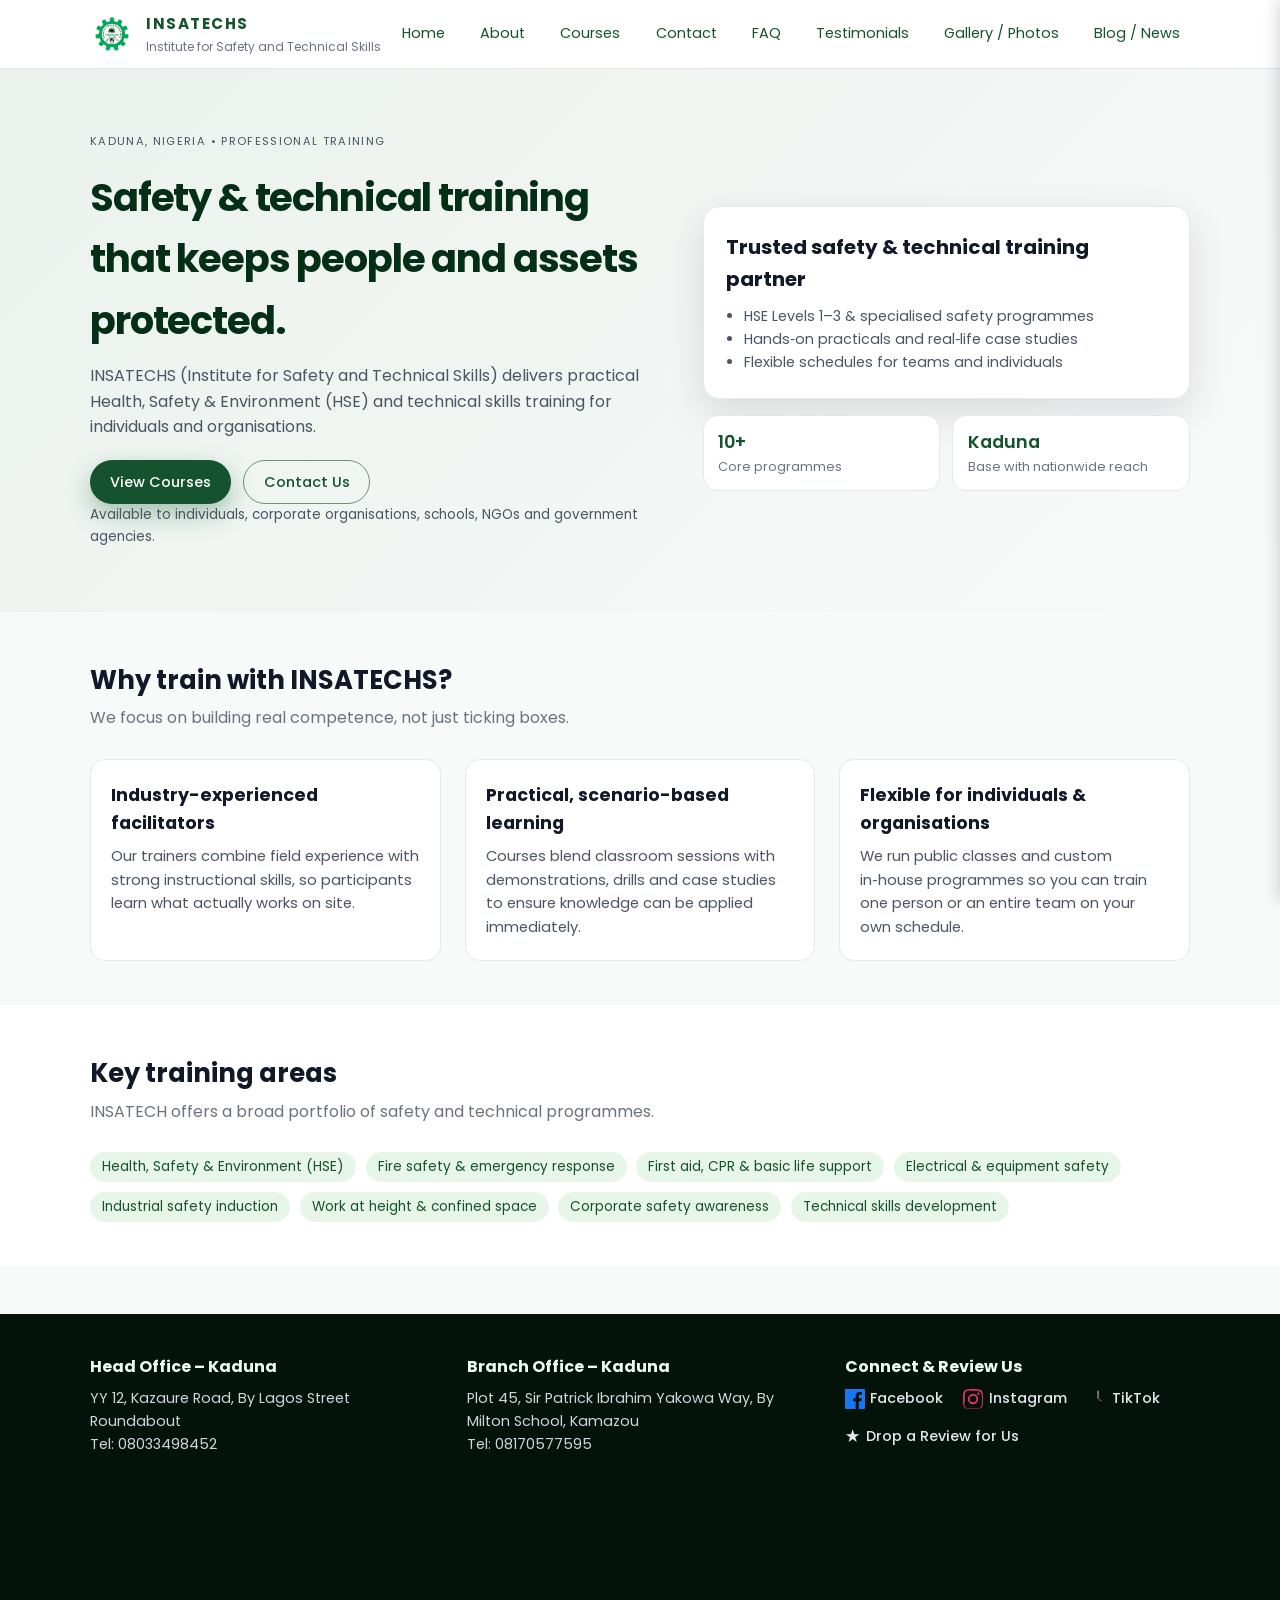
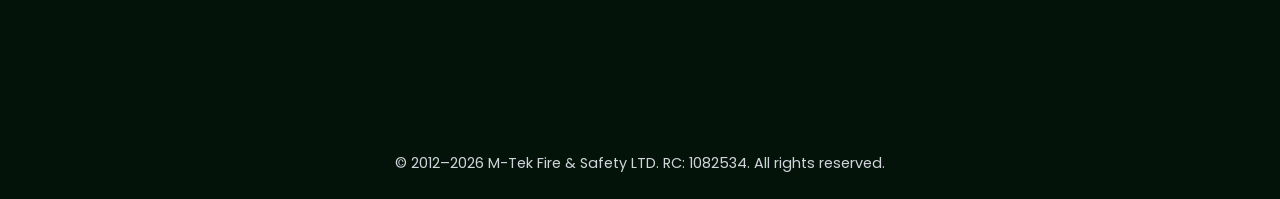
<file: index.html>
<!DOCTYPE html>
<html lang="en">
<head>
  <meta charset="UTF-8">
  <meta name="viewport" content="width=device-width, initial-scale=1.0">
  <title>INSATECH – Institute for Safety and Technical Skills</title>
  <meta name="description" content="INSATECHS (Institute for Safety and Technical Skills) – professional HSE and technical skills training based in Kaduna, Nigeria.">
  <link rel="preconnect" href="https://fonts.googleapis.com">
  <link rel="preconnect" href="https://fonts.gstatic.com" crossorigin>
  <link href="https://fonts.googleapis.com/css2?family=Poppins:wght@300;400;500;600;700&display=swap" rel="stylesheet">
  <link rel="stylesheet" href="styles.css">
  <script src="script.js" defer></script>
</head>
<body>
  <!-- Header -->
  <header class="site-header">
    <div class="container header-inner">
      <a href="index.html" class="brand">
        <img src="logo.jpg" alt="INSATECHS logo">
        <div class="brand-text">
          <span class="brand-name">INSATECHS</span>
          <span class="brand-tagline">Institute for Safety and Technical Skills</span>
        </div>
      </a>

      <nav class="main-nav">
        <a href="index.html">Home</a>
        <a href="about.html">About</a>
        <a href="courses.html">Courses</a>
        <a href="contact.html">Contact</a>
        <a href="faq.html">FAQ</a>
        <a href="testimonials.html">Testimonials</a>
        <a href="gallery.html">Gallery / Photos</a>
        <a href="blog.html">Blog / News</a>
      </nav>

      <button class="menu-toggle" aria-label="Open navigation">
        <span></span>
        <span></span>
        <span></span>
      </button>
    </div>
  </header>

  <!-- Mobile slide-in navigation -->
  <aside class="mobile-nav" aria-hidden="true">
    <button class="close-mobile-nav" aria-label="Close navigation">&times;</button>
    <nav>
      <a href="index.html">Home</a>
      <a href="about.html">About</a>
      <a href="courses.html">Courses</a>
      <a href="contact.html">Contact</a>
      <a href="faq.html">FAQ</a>
      <a href="testimonials.html">Testimonials</a>
      <a href="gallery.html">Gallery / Photos</a>
      <a href="blog.html">Blog / News</a>
    </nav>
  </aside>
  <div class="backdrop"></div>

  <main>
    <!-- Hero -->
    <section class="hero">
      <div class="container hero-grid">
        <div>
          <p class="eyebrow">Kaduna, Nigeria • Professional Training</p>
          <h1>Safety & technical training that keeps people and assets protected.</h1>
          <p>
            INSATECHS (Institute for Safety and Technical Skills) delivers practical Health, Safety & Environment (HSE)
            and technical skills training for individuals and organisations.
          </p>
          <div class="hero-actions">
            <a href="courses.html" class="btn btn-primary">View Courses</a>
            <a href="contact.html" class="btn btn-outline">Contact Us</a>
          </div>
          <p class="hero-note">
            Available to individuals, corporate organisations, schools, NGOs and government agencies.
          </p>
        </div>

        <div class="hero-panel">
          <div class="hero-card">
            <h2>Trusted safety & technical training partner</h2>
            <ul>
              <li>HSE Levels 1–3 & specialised safety programmes</li>
              <li>Hands‑on practicals and real‑life case studies</li>
              <li>Flexible schedules for teams and individuals</li>
            </ul>
          </div>
          <div class="hero-stat-row">
            <div class="hero-stat">
              <span class="hero-stat-number">10+</span>
              <span class="hero-stat-label">Core programmes</span>
            </div>
            <div class="hero-stat">
              <span class="hero-stat-number">Kaduna</span>
              <span class="hero-stat-label">Base with nationwide reach</span>
            </div>
          </div>
        </div>
      </div>
    </section>

    <!-- Why INSATECHS -->
    <section class="section">
      <div class="container">
        <header class="section-header">
          <h2>Why train with INSATECHS?</h2>
          <p>We focus on building real competence, not just ticking boxes.</p>
        </header>
        <div class="feature-grid">
          <article class="feature-card">
            <h3>Industry-experienced facilitators</h3>
            <p>
              Our trainers combine field experience with strong instructional skills,
              so participants learn what actually works on site.
            </p>
          </article>
          <article class="feature-card">
            <h3>Practical, scenario-based learning</h3>
            <p>
              Courses blend classroom sessions with demonstrations, drills and case
              studies to ensure knowledge can be applied immediately.
            </p>
          </article>
          <article class="feature-card">
            <h3>Flexible for individuals & organisations</h3>
            <p>
              We run public classes and custom in‑house programmes so you can
              train one person or an entire team on your own schedule.
            </p>
          </article>
        </div>
      </div>
    </section>

    <!-- Core areas -->
    <section class="section section-alt">
      <div class="container">
        <header class="section-header">
          <h2>Key training areas</h2>
          <p>INSATECH offers a broad portfolio of safety and technical programmes.</p>
        </header>
        <div class="tag-row">
          <span class="tag">Health, Safety & Environment (HSE)</span>
          <span class="tag">Fire safety & emergency response</span>
          <span class="tag">First aid, CPR & basic life support</span>
          <span class="tag">Electrical & equipment safety</span>
          <span class="tag">Industrial safety induction</span>
          <span class="tag">Work at height & confined space</span>
          <span class="tag">Corporate safety awareness</span>
          <span class="tag">Technical skills development</span>
        </div>
      </div>
    </section>
  </main>

  <!-- Footer / Contact -->
  <footer id="contact" class="site-footer">
    <div class="container footer-grid">
      <div>
        <h3>Head Office – Kaduna</h3>
        <p>
          YY 12, Kazaure Road, By Lagos Street Roundabout<br>
          Tel: <a href="tel:08033498452">08033498452</a>
        </p>
      </div>
      <div>
        <h3>Branch Office – Kaduna</h3>
        <p>
          Plot 45, Sir Patrick Ibrahim Yakowa Way, By Milton School, Kamazou<br>
          Tel: <a href="tel:08170577595">08170577595</a>
        </p>
      </div>
      <div>
        <h3>Connect &amp; Review Us</h3>
        <div class="footer-social">
          <!-- Facebook -->
          <a href="https://www.facebook.com/MtekFireLtd" target="_blank" rel="noopener noreferrer" class="social-link social-facebook">
            <svg width="20" height="20" viewBox="0 0 24 24" aria-hidden="true" xmlns="http://www.w3.org/2000/svg">
              <path fill="#1877F2" d="M22.675 0H1.325C.593 0 0 .593 0 1.326v21.348C0 23.406.593 24 1.325 24h11.495v-9.294H9.691v-3.622h3.129V8.413c0-3.1 1.893-4.788 4.658-4.788 1.325 0 2.464.099 2.796.143v3.24l-1.918.001c-1.504 0-1.795.716-1.795 1.763v2.313h3.587l-.467 3.622h-3.12V24h6.116C23.406 24 24 23.406 24 22.674V1.326C24 .593 23.406 0 22.675 0z"/>
            </svg>
            <span>Facebook</span>
          </a>

          <!-- Instagram -->
          <a href="https://www.instagram.com/mtek.ltd" target="_blank" rel="noopener noreferrer" class="social-link social-instagram">
            <svg width="20" height="20" viewBox="0 0 24 24" aria-hidden="true" xmlns="http://www.w3.org/2000/svg">
              <path fill="#E1306C" d="M12 2.163c3.204 0 3.584.012 4.85.07 1.17.056 1.97.24 2.427.402a4.92 4.92 0 0 1 1.782 1.153 4.92 4.92 0 0 1 1.153 1.782c.162.457.346 1.256.402 2.427.058 1.266.07 1.646.07 4.85s-.012 3.584-.07 4.85c-.056 1.17-.24 1.97-.402 2.427a4.92 4.92 0 0 1-1.153 1.782 4.92 4.92 0 0 1-1.782 1.153c-.457.162-1.256.346-2.427.402-1.266.058-1.646.07-4.85.07s-3.584-.012-4.85-.07c-1.17-.056-1.97-.24-2.427-.402a4.92 4.92 0 0 1-1.782-1.153 4.92 4.92 0 0 1-1.153-1.782c-.162-.457-.346-1.256-.402-2.427C2.175 15.747 2.163 15.367 2.163 12s.012-3.584.07-4.85c.056-1.17.24-1.97.402-2.427a4.92 4.92 0 0 1 1.153-1.782 4.92 4.92 0 0 1 1.782-1.153c.457-.162 1.256-.346 2.427-.402C8.416 2.175 8.796 2.163 12 2.163zm0-2.163C8.741 0 8.332.013 7.052.072 5.78.13 4.845.308 4.042.546c-.81.24-1.498.556-2.18 1.238C1.18 2.468.864 3.156.624 3.966c-.238.803-.416 1.738-.474 3.01C.013 8.332 0 8.741 0 12c0 3.259.013 3.668.072 4.948.058 1.272.236 2.207.474 3.01.24.81.556 1.498 1.238 2.18.682.682 1.37.998 2.18 1.238.803.238 1.738.416 3.01.474C8.332 23.987 8.741 24 12 24s3.668-.013 4.948-.072c1.272-.058 2.207-.236 3.01-.474.81-.24 1.498-.556 2.18-1.238.682-.682.998-1.37 1.238-2.18.238-.803.416-1.738.474-3.01.058-1.28.072-1.689.072-4.948s-.013-3.668-.072-4.948c-.058-1.272-.236-2.207-.474-3.01a4.92 4.92 0 0 0-1.238-2.18 4.92 4.92 0 0 0-2.18-1.238c-.803-.238-1.738-.416-3.01-.474C15.668.013 15.259 0 12 0z"/>
              <path fill="#E1306C" d="M12 5.838A6.162 6.162 0 1 0 18.162 12 6.164 6.164 0 0 0 12 5.838zm0 10.162A3.999 3.999 0 1 1 16 12a3.999 3.999 0 0 1-4 4z"/>
              <circle fill="#E1306C" cx="18.406" cy="5.594" r="1.44"/>
            </svg>
            <span>Instagram</span>
          </a>

          <!-- TikTok -->
          <a href="https://www.tiktok.com/@mtekfiresafety" target="_blank" rel="noopener noreferrer" class="social-link social-tiktok">
            <svg width="20" height="20" viewBox="0 0 24 24" aria-hidden="true" xmlns="http://www.w3.org/2000/svg">
              <defs>
                <linearGradient id="tiktokGradient" x1="0" y1="0" x2="1" y2="1">
                  <stop offset="0%" stop-color="#69C9D0"/>
                  <stop offset="100%" stop-color="#EE1D52"/>
                </linearGradient>
              </defs>
              <path fill="url(#tiktokGradient)" d="M12.5,2V12c0,0,4,0,5.75,2.5c0,0-1.375,0-1.375,0c-1.5,0-2.75-1.25-2.75-2.75V2H12.5z"/>
            </svg>
            <span>TikTok</span>
          </a>

          <!-- Google Review -->
          <a href="https://www.google.com/search?sca_esv=e2e9df9ab93ca8c0&hl=en&authuser=0&sxsrf=ANbL-n6HUqoLBtOC2wjy84Uck9cDrxKJOQ:1769964685134&q=m-tek+fire+%26+safety+ltd.+kaduna+reviews&uds=[base64]&si=AL3DRZEsmMGCryMMFSHJ3StBhOdZ2-6yYkXd_doETEE1OR-qOeLUgE-t7o98_wTOu60xSC6mf_3BqJKDe4iH0QA0CGTXsgu8uPLO9PRLreNyhv2nDXkARzf3MiW7cU2vItSSJS94EUOm3Nl7lJWefqy1wW8xIbk34Q%3D%3D&sa=X&ved=2ahUKEwi98smi4LiSAxX3aUEAHecRHhgQk8gLegQIGhAB&ictx=1"
             target="_blank" rel="noopener noreferrer" class="social-link social-review">
            <span class="star-icon">★</span>
            <span>Drop a Review for Us</span>
          </a>
        </div>
      </div>
    </div>

    <div class="footer-map">
      <div class="container">
        <iframe
          src="https://maps.google.com/maps?q=m%20tek%20fire%20%26%20safety%20ltd&t=&z=13&ie=UTF8&iwloc=&output=embed"
          loading="lazy"
          referrerpolicy="no-referrer-when-downgrade">
        </iframe>
      </div>
    </div>

    <p class="footer-copy">
      © 2012–2026 M-Tek Fire &amp; Safety LTD. RC: 1082534. All rights reserved.
    </p>
  </footer>
</body>
</html>
</file>
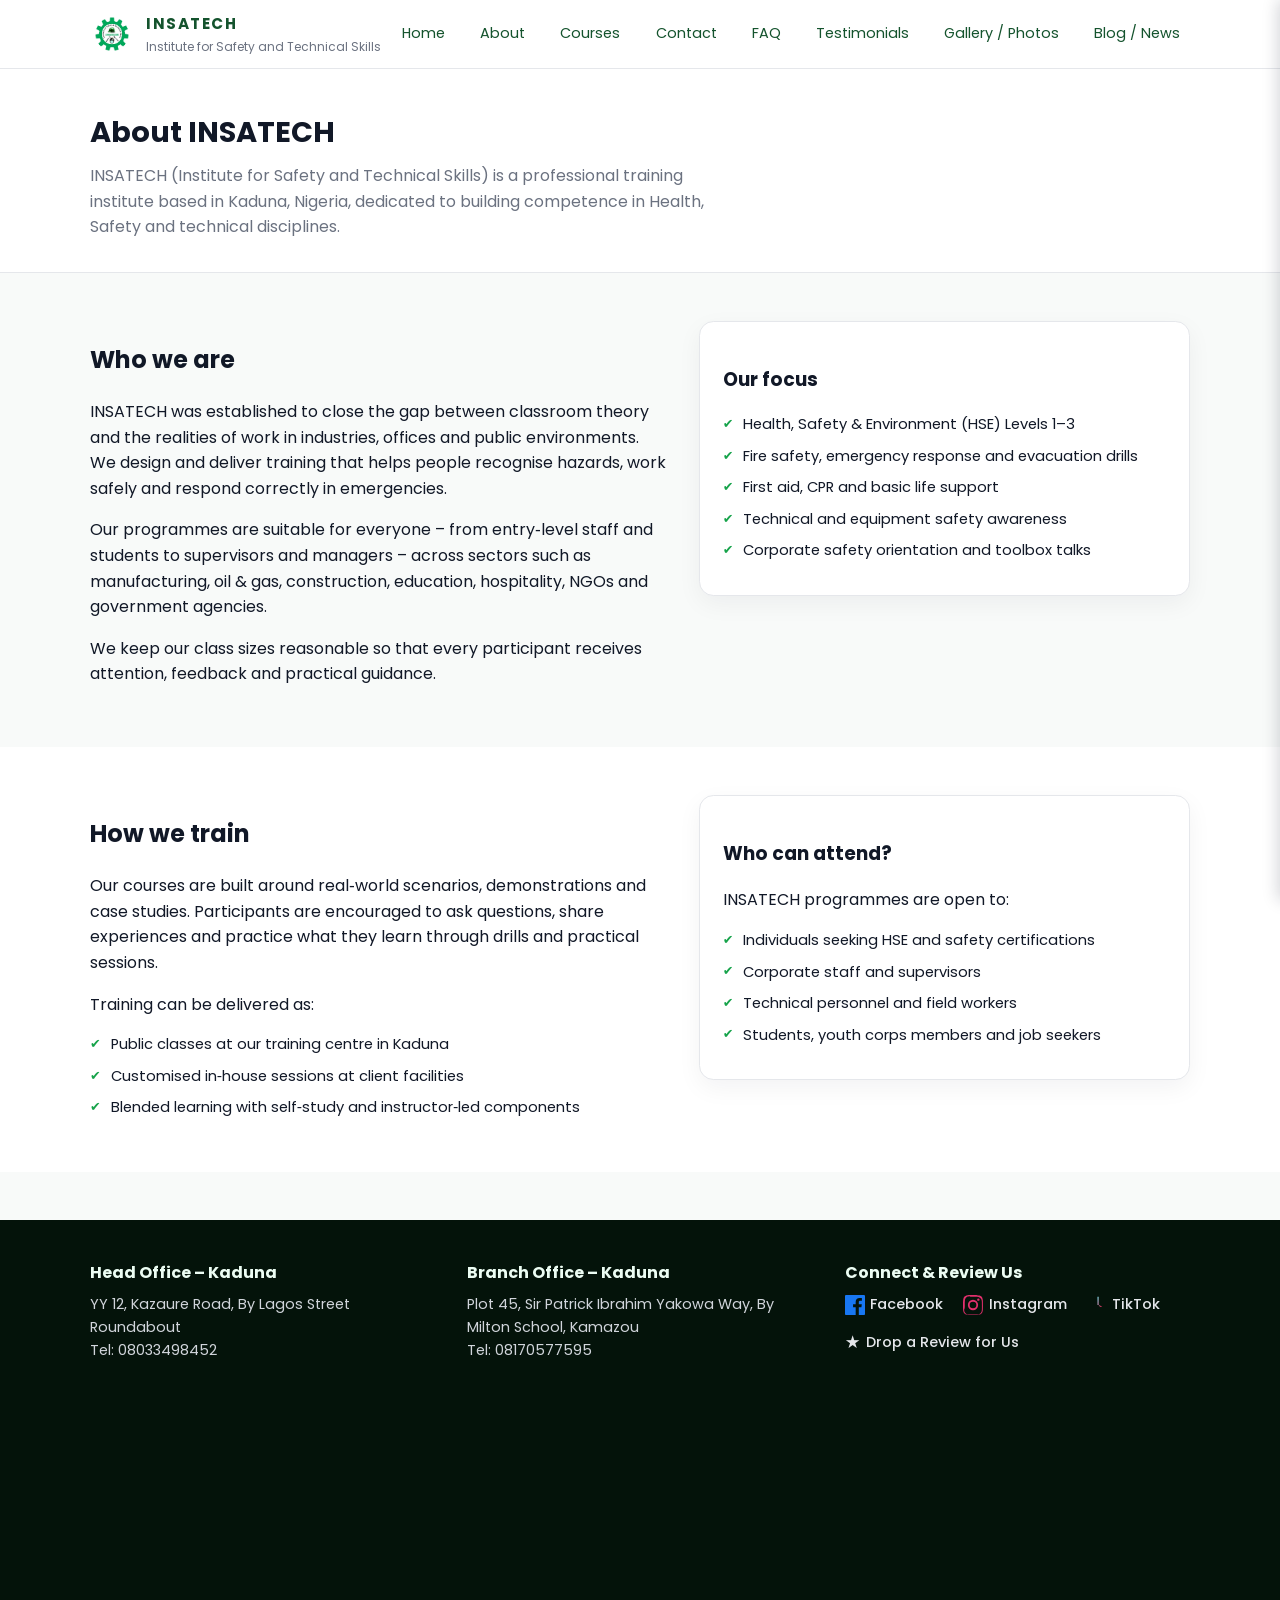
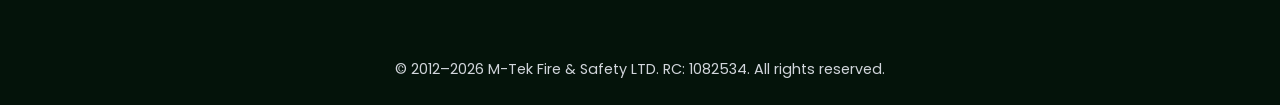
<file: about.html>
<!DOCTYPE html>
<html lang="en">
<head>
  <meta charset="UTF-8">
  <meta name="viewport" content="width=device-width, initial-scale=1.0">
  <title>About – INSATECH</title>
  <meta name="description" content="Learn about INSATECH (Institute for Safety and Technical Skills), a professional safety and technical training provider in Kaduna, Nigeria.">
  <link rel="preconnect" href="https://fonts.googleapis.com">
  <link rel="preconnect" href="https://fonts.gstatic.com" crossorigin>
  <link href="https://fonts.googleapis.com/css2?family=Poppins:wght@300;400;500;600;700&display=swap" rel="stylesheet">
  <link rel="stylesheet" href="styles.css">
  <script src="script.js" defer></script>
</head>
<body>
  <!-- Header (same as index) -->
  <header class="site-header">
    <div class="container header-inner">
      <a href="index.html" class="brand">
        <img src="logo.jpg" alt="INSATECH logo">
        <div class="brand-text">
          <span class="brand-name">INSATECH</span>
          <span class="brand-tagline">Institute for Safety and Technical Skills</span>
        </div>
      </a>

      <nav class="main-nav">
        <a href="index.html">Home</a>
        <a href="about.html">About</a>
        <a href="courses.html">Courses</a>
        <a href="contact.html">Contact</a>
        <a href="faq.html">FAQ</a>
        <a href="testimonials.html">Testimonials</a>
        <a href="gallery.html">Gallery / Photos</a>
        <a href="blog.html">Blog / News</a>
      </nav>

      <button class="menu-toggle" aria-label="Open navigation">
        <span></span><span></span><span></span>
      </button>
    </div>
  </header>

  <aside class="mobile-nav" aria-hidden="true">
    <button class="close-mobile-nav" aria-label="Close navigation">&times;</button>
    <nav>
      <a href="index.html">Home</a>
      <a href="about.html">About</a>
      <a href="courses.html">Courses</a>
      <a href="contact.html">Contact</a>
      <a href="faq.html">FAQ</a>
      <a href="testimonials.html">Testimonials</a>
      <a href="gallery.html">Gallery / Photos</a>
      <a href="blog.html">Blog / News</a>
    </nav>
  </aside>
  <div class="backdrop"></div>

  <main>
    <section class="page-hero">
      <div class="container">
        <h1>About INSATECH</h1>
        <p>
          INSATECH (Institute for Safety and Technical Skills) is a professional training institute based in Kaduna,
          Nigeria, dedicated to building competence in Health, Safety and technical disciplines.
        </p>
      </div>
    </section>

    <section class="section">
      <div class="container two-col">
        <div>
          <h2>Who we are</h2>
          <p>
            INSATECH was established to close the gap between classroom theory and the realities of work in
            industries, offices and public environments. We design and deliver training that helps people
            recognise hazards, work safely and respond correctly in emergencies.
          </p>
          <p>
            Our programmes are suitable for everyone – from entry‑level staff and students to supervisors and
            managers – across sectors such as manufacturing, oil & gas, construction, education, hospitality,
            NGOs and government agencies.
          </p>
          <p>
            We keep our class sizes reasonable so that every participant receives attention, feedback and
            practical guidance.
          </p>
        </div>

        <aside class="info-card">
          <h3>Our focus</h3>
          <ul class="check-list">
            <li>Health, Safety & Environment (HSE) Levels 1–3</li>
            <li>Fire safety, emergency response and evacuation drills</li>
            <li>First aid, CPR and basic life support</li>
            <li>Technical and equipment safety awareness</li>
            <li>Corporate safety orientation and toolbox talks</li>
          </ul>
        </aside>
      </div>
    </section>

    <section class="section section-alt">
      <div class="container two-col">
        <div>
          <h2>How we train</h2>
          <p>
            Our courses are built around real‑world scenarios, demonstrations and case studies. Participants
            are encouraged to ask questions, share experiences and practice what they learn through drills and
            practical sessions.
          </p>
          <p>
            Training can be delivered as:
          </p>
          <ul class="check-list">
            <li>Public classes at our training centre in Kaduna</li>
            <li>Customised in‑house sessions at client facilities</li>
            <li>Blended learning with self‑study and instructor‑led components</li>
          </ul>
        </div>
        <aside class="info-card">
          <h3>Who can attend?</h3>
          <p>INSATECH programmes are open to:</p>
          <ul class="check-list">
            <li>Individuals seeking HSE and safety certifications</li>
            <li>Corporate staff and supervisors</li>
            <li>Technical personnel and field workers</li>
            <li>Students, youth corps members and job seekers</li>
          </ul>
        </aside>
      </div>
    </section>
  </main>

  <!-- Footer (same as index.html) -->
  <footer id="contact" class="site-footer">
    <div class="container footer-grid">
      <div>
        <h3>Head Office – Kaduna</h3>
        <p>
          YY 12, Kazaure Road, By Lagos Street Roundabout<br>
          Tel: <a href="tel:08033498452">08033498452</a>
        </p>
      </div>
      <div>
        <h3>Branch Office – Kaduna</h3>
        <p>
          Plot 45, Sir Patrick Ibrahim Yakowa Way, By Milton School, Kamazou<br>
          Tel: <a href="tel:08170577595">08170577595</a>
        </p>
      </div>
      <div>
        <h3>Connect &amp; Review Us</h3>
        <div class="footer-social">
          <!-- Facebook -->
          <a href="https://www.facebook.com/MtekFireLtd" target="_blank" rel="noopener noreferrer" class="social-link social-facebook">
            <svg width="20" height="20" viewBox="0 0 24 24" aria-hidden="true" xmlns="http://www.w3.org/2000/svg">
              <path fill="#1877F2" d="M22.675 0H1.325C.593 0 0 .593 0 1.326v21.348C0 23.406.593 24 1.325 24h11.495v-9.294H9.691v-3.622h3.129V8.413c0-3.1 1.893-4.788 4.658-4.788 1.325 0 2.464.099 2.796.143v3.24l-1.918.001c-1.504 0-1.795.716-1.795 1.763v2.313h3.587l-.467 3.622h-3.12V24h6.116C23.406 24 24 23.406 24 22.674V1.326C24 .593 23.406 0 22.675 0z"/>
            </svg>
            <span>Facebook</span>
          </a>

          <!-- Instagram -->
          <a href="https://www.instagram.com/mtek.ltd" target="_blank" rel="noopener noreferrer" class="social-link social-instagram">
            <svg width="20" height="20" viewBox="0 0 24 24" aria-hidden="true" xmlns="http://www.w3.org/2000/svg">
              <path fill="#E1306C" d="M12 2.163c3.204 0 3.584.012 4.85.07 1.17.056 1.97.24 2.427.402a4.92 4.92 0 0 1 1.782 1.153 4.92 4.92 0 0 1 1.153 1.782c.162.457.346 1.256.402 2.427.058 1.266.07 1.646.07 4.85s-.012 3.584-.07 4.85c-.056 1.17-.24 1.97-.402 2.427a4.92 4.92 0 0 1-1.153 1.782 4.92 4.92 0 0 1-1.782 1.153c-.457.162-1.256.346-2.427.402-1.266.058-1.646.07-4.85.07s-3.584-.012-4.85-.07c-1.17-.056-1.97-.24-2.427-.402a4.92 4.92 0 0 1-1.782-1.153 4.92 4.92 0 0 1-1.153-1.782c-.162-.457-.346-1.256-.402-2.427C2.175 15.747 2.163 15.367 2.163 12s.012-3.584.07-4.85c.056-1.17.24-1.97.402-2.427a4.92 4.92 0 0 1 1.153-1.782 4.92 4.92 0 0 1 1.782-1.153c.457-.162 1.256-.346 2.427-.402C8.416 2.175 8.796 2.163 12 2.163zm0-2.163C8.741 0 8.332.013 7.052.072 5.78.13 4.845.308 4.042.546c-.81.24-1.498.556-2.18 1.238C1.18 2.468.864 3.156.624 3.966c-.238.803-.416 1.738-.474 3.01C.013 8.332 0 8.741 0 12c0 3.259.013 3.668.072 4.948.058 1.272.236 2.207.474 3.01.24.81.556 1.498 1.238 2.18.682.682 1.37.998 2.18 1.238.803.238 1.738.416 3.01.474C8.332 23.987 8.741 24 12 24s3.668-.013 4.948-.072c1.272-.058 2.207-.236 3.01-.474.81-.24 1.498-.556 2.18-1.238.682-.682.998-1.37 1.238-2.18.238-.803.416-1.738.474-3.01.058-1.28.072-1.689.072-4.948s-.013-3.668-.072-4.948c-.058-1.272-.236-2.207-.474-3.01a4.92 4.92 0 0 0-1.238-2.18 4.92 4.92 0 0 0-2.18-1.238c-.803-.238-1.738-.416-3.01-.474C15.668.013 15.259 0 12 0z"/>
              <path fill="#E1306C" d="M12 5.838A6.162 6.162 0 1 0 18.162 12 6.164 6.164 0 0 0 12 5.838zm0 10.162A3.999 3.999 0 1 1 16 12a3.999 3.999 0 0 1-4 4z"/>
              <circle fill="#E1306C" cx="18.406" cy="5.594" r="1.44"/>
            </svg>
            <span>Instagram</span>
          </a>

          <!-- TikTok -->
          <a href="https://www.tiktok.com/@mtekfiresafety" target="_blank" rel="noopener noreferrer" class="social-link social-tiktok">
            <svg width="20" height="20" viewBox="0 0 24 24" aria-hidden="true" xmlns="http://www.w3.org/2000/svg">
              <defs>
                <linearGradient id="tiktokGradient" x1="0" y1="0" x2="1" y2="1">
                  <stop offset="0%" stop-color="#69C9D0"/>
                  <stop offset="100%" stop-color="#EE1D52"/>
                </linearGradient>
              </defs>
              <path fill="url(#tiktokGradient)" d="M12.5,2V12c0,0,4,0,5.75,2.5c0,0-1.375,0-1.375,0c-1.5,0-2.75-1.25-2.75-2.75V2H12.5z"/>
            </svg>
            <span>TikTok</span>
          </a>

          <!-- Google Review -->
          <a href="https://www.google.com/search?sca_esv=e2e9df9ab93ca8c0&hl=en&authuser=0&sxsrf=ANbL-n6HUqoLBtOC2wjy84Uck9cDrxKJOQ:1769964685134&q=m-tek+fire+%26+safety+ltd.+kaduna+reviews&uds=[base64]&si=AL3DRZEsmMGCryMMFSHJ3StBhOdZ2-6yYkXd_doETEE1OR-qOeLUgE-t7o98_wTOu60xSC6mf_3BqJKDe4iH0QA0CGTXsgu8uPLO9PRLreNyhv2nDXkARzf3MiW7cU2vItSSJS94EUOm3Nl7lJWefqy1wW8xIbk34Q%3D%3D&sa=X&ved=2ahUKEwi98smi4LiSAxX3aUEAHecRHhgQk8gLegQIGhAB&ictx=1"
             target="_blank" rel="noopener noreferrer" class="social-link social-review">
            <span class="star-icon">★</span>
            <span>Drop a Review for Us</span>
          </a>
        </div>
      </div>
    </div>

    <div class="footer-map">
      <div class="container">
        <iframe
          src="https://maps.google.com/maps?q=m%20tek%20fire%20%26%20safety%20ltd&t=&z=13&ie=UTF8&iwloc=&output=embed"
          loading="lazy"
          referrerpolicy="no-referrer-when-downgrade">
        </iframe>
      </div>
    </div>

    <p class="footer-copy">
      © 2012–2026 M-Tek Fire &amp; Safety LTD. RC: 1082534. All rights reserved.
    </p>
  </footer>
</body>
</html>
</file>
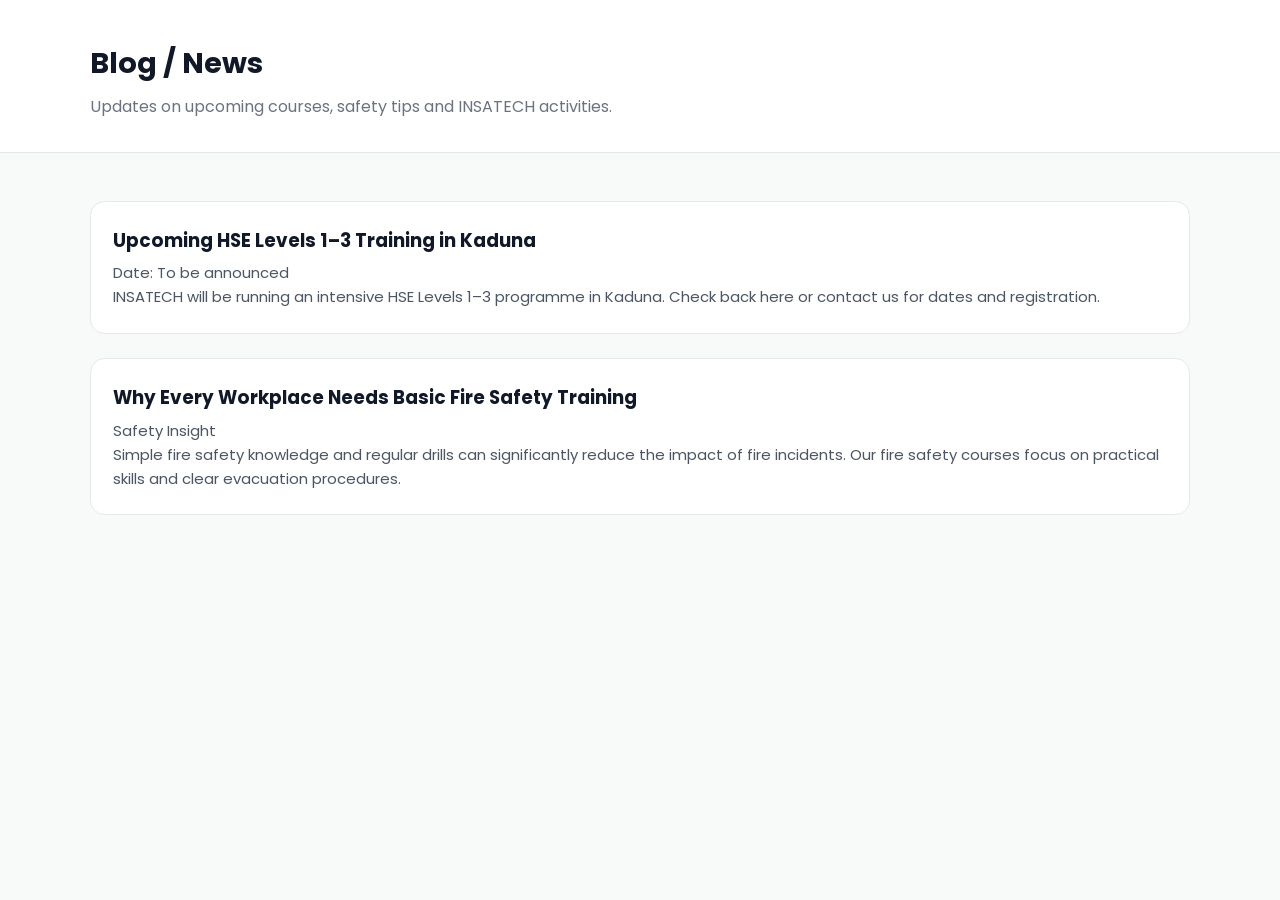
<file: blog.html>
<!DOCTYPE html>
<html lang="en">
<head>
  <meta charset="UTF-8">
  <meta name="viewport" content="width=device-width, initial-scale=1.0">
  <title>Blog / News – INSATECH</title>
  <meta name="description" content="News and updates from INSATECH on safety, training schedules and events.">
  <link rel="preconnect" href="https://fonts.googleapis.com">
  <link rel="preconnect" href="https://fonts.gstatic.com" crossorigin>
  <link href="https://fonts.googleapis.com/css2?family=Poppins:wght@300;400;500;600;700&display=swap" rel="stylesheet">
  <link rel="stylesheet" href="styles.css">
  <script src="script.js" defer></script>
</head>
<body>
  <!-- Header + mobile nav -->

  <main>
    <section class="page-hero">
      <div class="container">
        <h1>Blog / News</h1>
        <p>Updates on upcoming courses, safety tips and INSATECH activities.</p>
      </div>
    </section>

    <section class="section">
      <div class="container blog-list">
        <article class="blog-card">
          <h2>Upcoming HSE Levels 1–3 Training in Kaduna</h2>
          <p class="blog-meta">Date: To be announced</p>
          <p>
            INSATECH will be running an intensive HSE Levels 1–3 programme in Kaduna. Check back here
            or contact us for dates and registration.
          </p>
        </article>

        <article class="blog-card">
          <h2>Why Every Workplace Needs Basic Fire Safety Training</h2>
          <p class="blog-meta">Safety Insight</p>
          <p>
            Simple fire safety knowledge and regular drills can significantly reduce the impact of
            fire incidents. Our fire safety courses focus on practical skills and clear evacuation
            procedures.
          </p>
        </article>
      </div>
    </section>
  </main>

  <!-- Footer -->
</body>
</html>
</file>
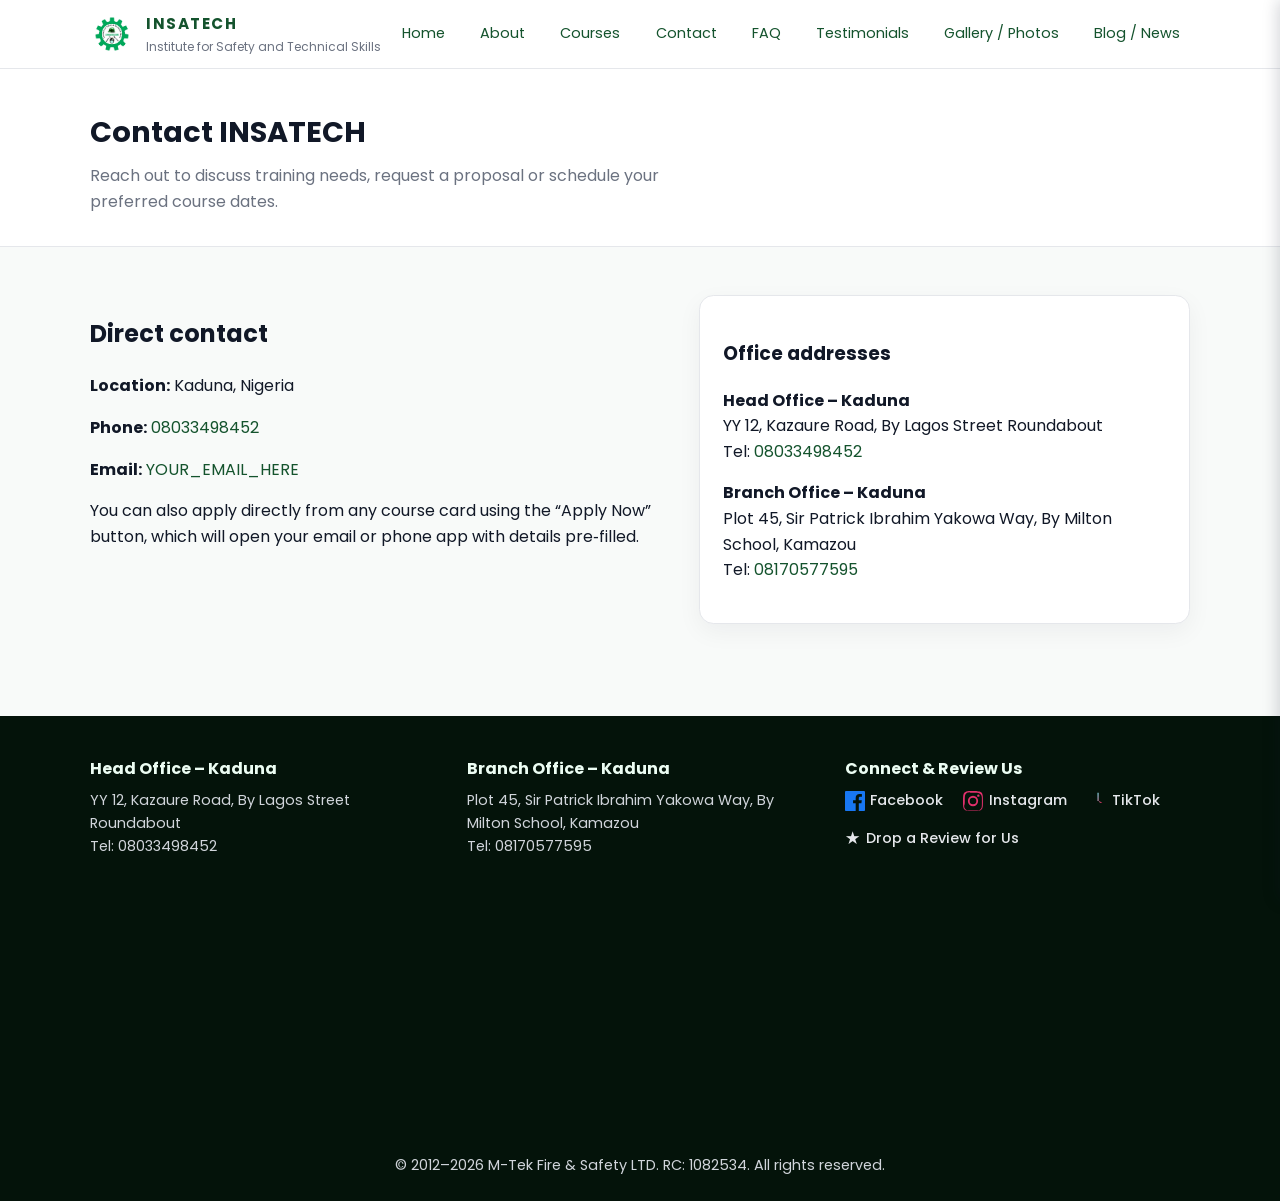
<file: contact.html>
<!DOCTYPE html>
<html lang="en">
<head>
  <meta charset="UTF-8">
  <meta name="viewport" content="width=device-width, initial-scale=1.0">
  <title>Contact – INSATECH</title>
  <meta name="description" content="Contact INSATECH (Institute for Safety and Technical Skills) in Kaduna, Nigeria for HSE and technical training enquiries.">
  <link rel="preconnect" href="https://fonts.googleapis.com">
  <link rel="preconnect" href="https://fonts.gstatic.com" crossorigin>
  <link href="https://fonts.googleapis.com/css2?family=Poppins:wght@300;400;500;600;700&display=swap" rel="stylesheet">
  <link rel="stylesheet" href="styles.css">
  <script src="script.js" defer></script>
</head>
<body>
  <!-- Header -->
  <header class="site-header">
    <div class="container header-inner">
      <a href="index.html" class="brand">
        <img src="logo.jpg" alt="INSATECH logo">
        <div class="brand-text">
          <span class="brand-name">INSATECH</span>
          <span class="brand-tagline">Institute for Safety and Technical Skills</span>
        </div>
      </a>

      <nav class="main-nav">
        <a href="index.html">Home</a>
        <a href="about.html">About</a>
        <a href="courses.html">Courses</a>
        <a href="contact.html">Contact</a>
        <a href="faq.html">FAQ</a>
        <a href="testimonials.html">Testimonials</a>
        <a href="gallery.html">Gallery / Photos</a>
        <a href="blog.html">Blog / News</a>
      </nav>

      <button class="menu-toggle" aria-label="Open navigation">
        <span></span><span></span><span></span>
      </button>
    </div>
  </header>

  <aside class="mobile-nav" aria-hidden="true">
    <button class="close-mobile-nav" aria-label="Close navigation">&times;</button>
    <nav>
      <a href="index.html">Home</a>
      <a href="about.html">About</a>
      <a href="courses.html">Courses</a>
      <a href="contact.html">Contact</a>
      <a href="faq.html">FAQ</a>
      <a href="testimonials.html">Testimonials</a>
      <a href="gallery.html">Gallery / Photos</a>
      <a href="blog.html">Blog / News</a>
    </nav>
  </aside>
  <div class="backdrop"></div>

  <main>
    <section class="page-hero">
      <div class="container">
        <h1>Contact INSATECH</h1>
        <p>
          Reach out to discuss training needs, request a proposal or schedule your preferred
          course dates.
        </p>
      </div>
    </section>

    <section class="section">
      <div class="container two-col">
        <div>
          <h2>Direct contact</h2>
          <p><strong>Location:</strong> Kaduna, Nigeria</p>
          <p><strong>Phone:</strong> <a href="tel:08033498452">08033498452</a></p>
          <!-- TODO: Replace YOUR_EMAIL_HERE with your actual email address -->
          <p>
            <strong>Email:</strong>
            <a href="mailto:YOUR_EMAIL_HERE">YOUR_EMAIL_HERE</a>
          </p>
          <p>
            You can also apply directly from any course card using the “Apply Now” button, which
            will open your email or phone app with details pre‑filled.
          </p>
        </div>

        <aside class="info-card">
          <h3>Office addresses</h3>
          <p>
            <strong>Head Office – Kaduna</strong><br>
            YY 12, Kazaure Road, By Lagos Street Roundabout<br>
            Tel: <a href="tel:08033498452">08033498452</a>
          </p>
          <p>
            <strong>Branch Office – Kaduna</strong><br>
            Plot 45, Sir Patrick Ibrahim Yakowa Way, By Milton School, Kamazou<br>
            Tel: <a href="tel:08170577595">08170577595</a>
          </p>
        </aside>
      </div>
    </section>
  </main>

  <!-- Footer (same as index.html) -->
  <footer id="contact" class="site-footer">
    <div class="container footer-grid">
      <div>
        <h3>Head Office – Kaduna</h3>
        <p>
          YY 12, Kazaure Road, By Lagos Street Roundabout<br>
          Tel: <a href="tel:08033498452">08033498452</a>
        </p>
      </div>
      <div>
        <h3>Branch Office – Kaduna</h3>
        <p>
          Plot 45, Sir Patrick Ibrahim Yakowa Way, By Milton School, Kamazou<br>
          Tel: <a href="tel:08170577595">08170577595</a>
        </p>
      </div>
      <div>
        <h3>Connect &amp; Review Us</h3>
        <div class="footer-social">
          <a href="https://www.facebook.com/MtekFireLtd" target="_blank" rel="noopener noreferrer" class="social-link social-facebook">
            <svg width="20" height="20" viewBox="0 0 24 24" aria-hidden="true" xmlns="http://www.w3.org/2000/svg">
              <path fill="#1877F2" d="M22.675 0H1.325C.593 0 0 .593 0 1.326v21.348C0 23.406.593 24 1.325 24h11.495v-9.294H9.691v-3.622h3.129V8.413c0-3.1 1.893-4.788 4.658-4.788 1.325 0 2.464.099 2.796.143v3.24l-1.918.001c-1.504 0-1.795.716-1.795 1.763v2.313h3.587l-.467 3.622h-3.12V24h6.116C23.406 24 24 23.406 24 22.674V1.326C24 .593 23.406 0 22.675 0z"/>
            </svg>
            <span>Facebook</span>
          </a>
          <a href="https://www.instagram.com/mtek.ltd" target="_blank" rel="noopener noreferrer" class="social-link social-instagram">
            <svg width="20" height="20" viewBox="0 0 24 24" aria-hidden="true" xmlns="http://www.w3.org/2000/svg">
              <path fill="#E1306C" d="M12 2.163c3.204 0 3.584.012 4.85.07 1.17.056 1.97.24 2.427.402a4.92 4.92 0 0 1 1.782 1.153 4.92 4.92 0 0 1 1.153 1.782c.162.457.346 1.256.402 2.427.058 1.266.07 1.646.07 4.85s-.012 3.584-.07 4.85c-.056 1.17-.24 1.97-.402 2.427a4.92 4.92 0 0 1-1.153 1.782 4.92 4.92 0 0 1-1.782 1.153c-.457.162-1.256.346-2.427.402-1.266.058-1.646.07-4.85.07s-3.584-.012-4.85-.07c-1.17-.056-1.97-.24-2.427-.402a4.92 4.92 0 0 1-1.782-1.153 4.92 4.92 0 0 1-1.153-1.782c-.162-.457-.346-1.256-.402-2.427C2.175 15.747 2.163 15.367 2.163 12s.012-3.584.07-4.85c.056-1.17.24-1.97.402-2.427a4.92 4.92 0 0 1 1.153-1.782 4.92 4.92 0 0 1 1.782-1.153c.457-.162 1.256-.346 2.427-.402C8.416 2.175 8.796 2.163 12 2.163zm0-2.163C8.741 0 8.332.013 7.052.072 5.78.13 4.845.308 4.042.546c-.81.24-1.498.556-2.18 1.238C1.18 2.468.864 3.156.624 3.966c-.238.803-.416 1.738-.474 3.01C.013 8.332 0 8.741 0 12c0 3.259.013 3.668.072 4.948.058 1.272.236 2.207.474 3.01.24.81.556 1.498 1.238 2.18.682.682 1.37.998 2.18 1.238.803.238 1.738.416 3.01.474C8.332 23.987 8.741 24 12 24s3.668-.013 4.948-.072c1.272-.058 2.207-.236 3.01-.474.81-.24 1.498-.556 2.18-1.238.682-.682.998-1.37 1.238-2.18.238-.803.416-1.738.474-3.01.058-1.28.072-1.689.072-4.948s-.013-3.668-.072-4.948c-.058-1.272-.236-2.207-.474-3.01a4.92 4.92 0 0 0-1.238-2.18 4.92 4.92 0 0 0-2.18-1.238c-.803-.238-1.738-.416-3.01-.474C15.668.013 15.259 0 12 0z"/>
              <path fill="#E1306C" d="M12 5.838A6.162 6.162 0 1 0 18.162 12 6.164 6.164 0 0 0 12 5.838zm0 10.162A3.999 3.999 0 1 1 16 12a3.999 3.999 0 0 1-4 4z"/>
              <circle fill="#E1306C" cx="18.406" cy="5.594" r="1.44"/>
            </svg>
            <span>Instagram</span>
          </a>
          <a href="https://www.tiktok.com/@mtekfiresafety" target="_blank" rel="noopener noreferrer" class="social-link social-tiktok">
            <svg width="20" height="20" viewBox="0 0 24 24" aria-hidden="true" xmlns="http://www.w3.org/2000/svg">
              <defs>
                <linearGradient id="tiktokGradient" x1="0" y1="0" x2="1" y2="1">
                  <stop offset="0%" stop-color="#69C9D0"/>
                  <stop offset="100%" stop-color="#EE1D52"/>
                </linearGradient>
              </defs>
              <path fill="url(#tiktokGradient)" d="M12.5,2V12c0,0,4,0,5.75,2.5c0,0-1.375,0-1.375,0c-1.5,0-2.75-1.25-2.75-2.75V2H12.5z"/>
            </svg>
            <span>TikTok</span>
          </a>
          <a href="https://www.google.com/search?sca_esv=e2e9df9ab93ca8c0&hl=en&authuser=0&sxsrf=ANbL-n6HUqoLBtOC2wjy84Uck9cDrxKJOQ:1769964685134&q=m-tek+fire+%26+safety+ltd.+kaduna+reviews&uds=[base64]&si=AL3DRZEsmMGCryMMFSHJ3StBhOdZ2-6yYkXd_doETEE1OR-qOeLUgE-t7o98_wTOu60xSC6mf_3BqJKDe4iH0QA0CGTXsgu8uPLO9PRLreNyhv2nDXkARzf3MiW7cU2vItSSJS94EUOm3Nl7lJWefqy1wW8xIbk34Q%3D%3D&sa=X&ved=2ahUKEwi98smi4LiSAxX3aUEAHecRHhgQk8gLegQIGhAB&ictx=1"
             target="_blank" rel="noopener noreferrer" class="social-link social-review">
            <span class="star-icon">★</span>
            <span>Drop a Review for Us</span>
          </a>
        </div>
      </div>
    </div>

    <div class="footer-map">
      <div class="container">
        <iframe
          src="https://maps.google.com/maps?q=m%20tek%20fire%20%26%20safety%20ltd&t=&z=13&ie=UTF8&iwloc=&output=embed"
          loading="lazy"
          referrerpolicy="no-referrer-when-downgrade">
        </iframe>
      </div>
    </div>

    <p class="footer-copy">
      © 2012–2026 M-Tek Fire &amp; Safety LTD. RC: 1082534. All rights reserved.
    </p>
  </footer>
</body>
</html>
</file>
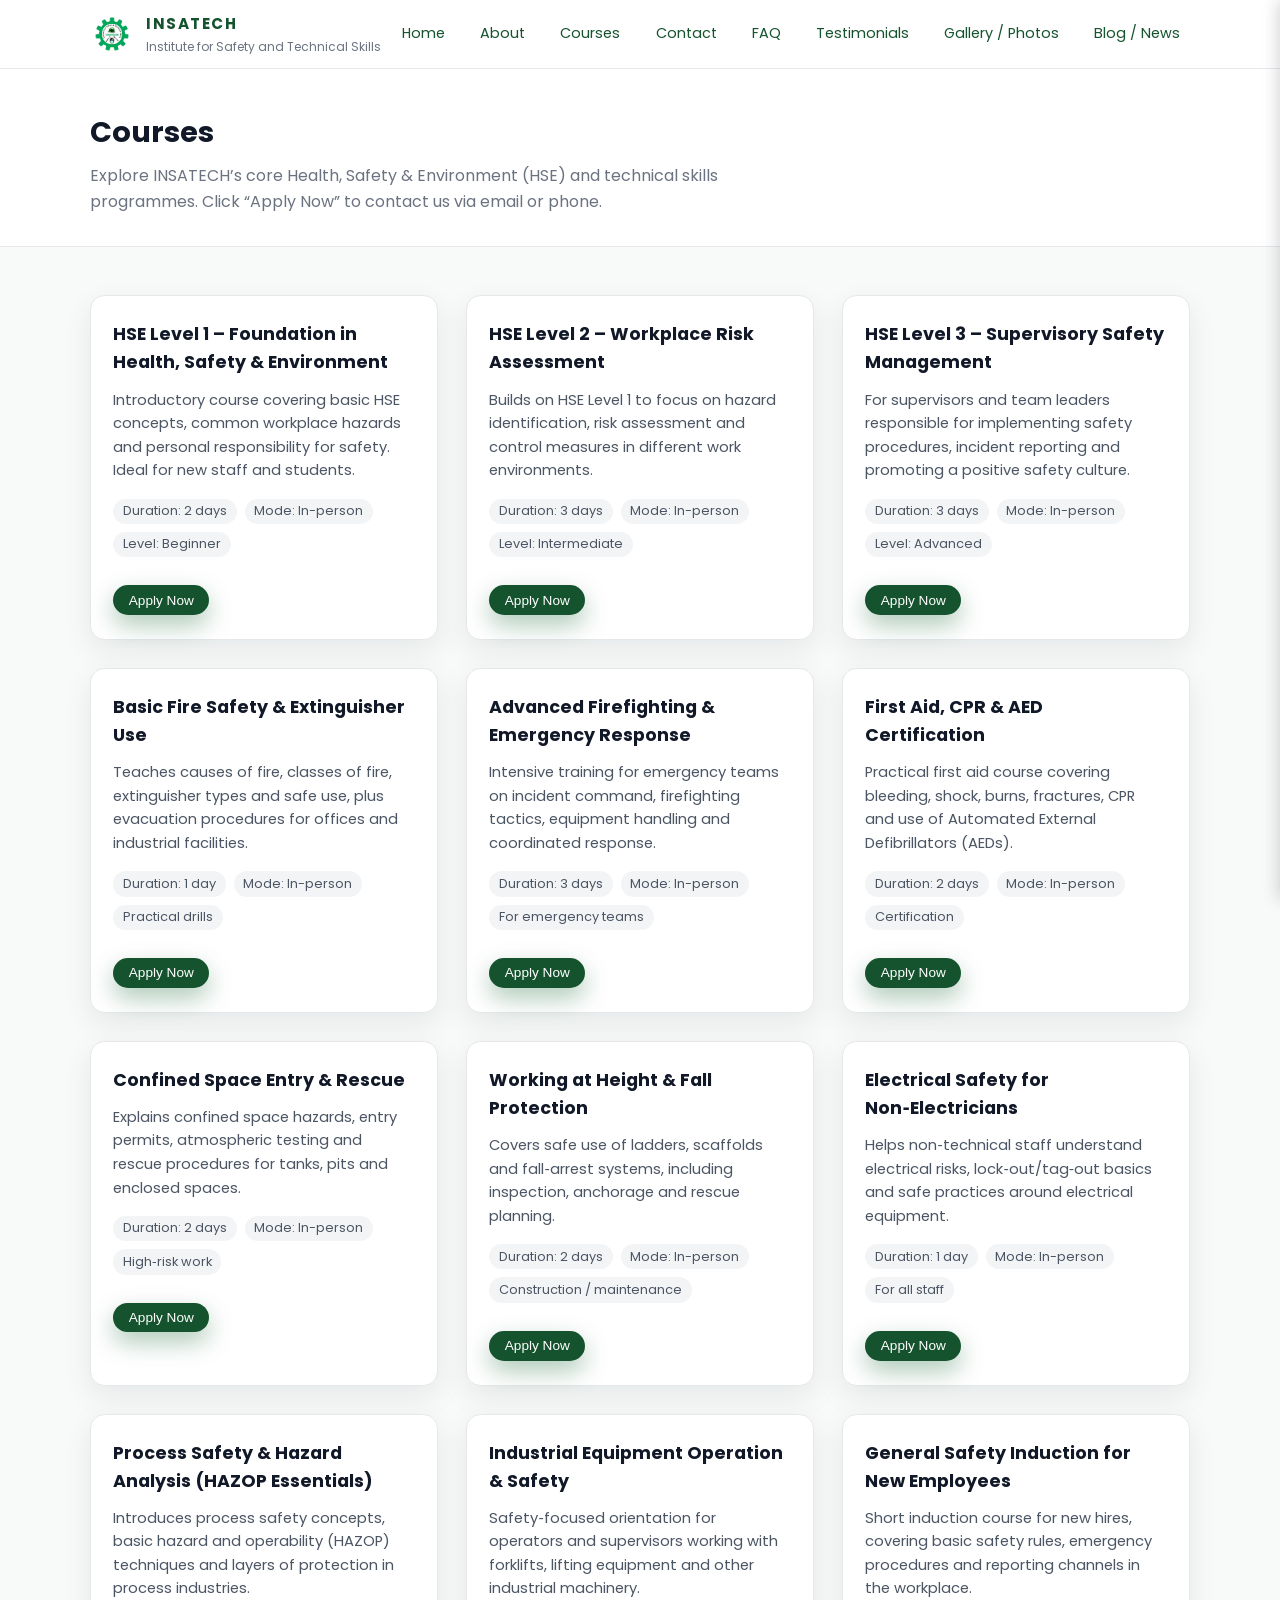
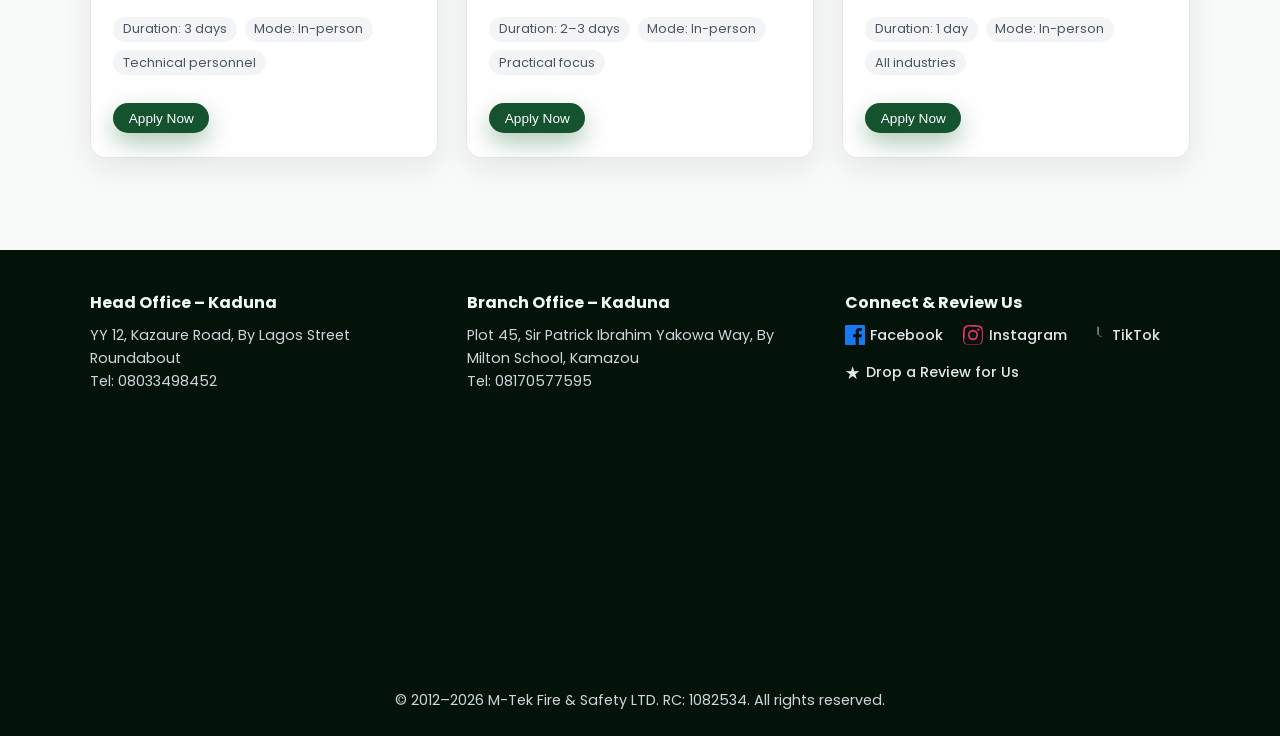
<file: courses.html>
<!DOCTYPE html>
<html lang="en">
<head>
  <meta charset="UTF-8">
  <meta name="viewport" content="width=device-width, initial-scale=1.0">
  <title>Courses – INSATECH</title>
  <meta name="description" content="Browse INSATECH safety and technical training courses and apply directly via email or phone.">
  <link rel="preconnect" href="https://fonts.googleapis.com">
  <link rel="preconnect" href="https://fonts.gstatic.com" crossorigin>
  <link href="https://fonts.googleapis.com/css2?family=Poppins:wght@300;400;500;600;700&display=swap" rel="stylesheet">
  <link rel="stylesheet" href="styles.css">
  <script src="script.js" defer></script>
</head>
<body>
  <!-- Header -->
  <header class="site-header">
    <div class="container header-inner">
      <a href="index.html" class="brand">
        <img src="logo.jpg" alt="INSATECH logo">
        <div class="brand-text">
          <span class="brand-name">INSATECH</span>
          <span class="brand-tagline">Institute for Safety and Technical Skills</span>
        </div>
      </a>

      <nav class="main-nav">
        <a href="index.html">Home</a>
        <a href="about.html">About</a>
        <a href="courses.html">Courses</a>
        <a href="contact.html">Contact</a>
        <a href="faq.html">FAQ</a>
        <a href="testimonials.html">Testimonials</a>
        <a href="gallery.html">Gallery / Photos</a>
        <a href="blog.html">Blog / News</a>
      </nav>

      <button class="menu-toggle" aria-label="Open navigation">
        <span></span><span></span><span></span>
      </button>
    </div>
  </header>

  <!-- Mobile nav -->
  <aside class="mobile-nav" aria-hidden="true">
    <button class="close-mobile-nav" aria-label="Close navigation">&times;</button>
    <nav>
      <a href="index.html">Home</a>
      <a href="about.html">About</a>
      <a href="courses.html">Courses</a>
      <a href="contact.html">Contact</a>
      <a href="faq.html">FAQ</a>
      <a href="testimonials.html">Testimonials</a>
      <a href="gallery.html">Gallery / Photos</a>
      <a href="blog.html">Blog / News</a>
    </nav>
  </aside>
  <div class="backdrop"></div>

  <main>
    <section class="page-hero">
      <div class="container">
        <h1>Courses</h1>
        <p>
          Explore INSATECH’s core Health, Safety & Environment (HSE) and technical skills programmes.
          Click “Apply Now” to contact us via email or phone.
        </p>
      </div>
    </section>

    <section class="section">
      <div class="container">
        <div class="courses-grid">
          <!-- 1 -->
          <article class="course-card">
            <h3 class="course-title">HSE Level 1 – Foundation in Health, Safety & Environment</h3>
            <p>
              Introductory course covering basic HSE concepts, common workplace hazards and personal
              responsibility for safety. Ideal for new staff and students.
            </p>
            <div class="course-meta">
              <span class="pill">Duration: 2 days</span>
              <span class="pill">Mode: In-person</span>
              <span class="pill">Level: Beginner</span>
            </div>
            <button class="btn btn-primary btn-small apply-btn"
                    data-course="HSE Level 1 – Foundation in Health, Safety & Environment">
              Apply Now
            </button>
          </article>

          <!-- 2 -->
          <article class="course-card">
            <h3 class="course-title">HSE Level 2 – Workplace Risk Assessment</h3>
            <p>
              Builds on HSE Level 1 to focus on hazard identification, risk assessment and control
              measures in different work environments.
            </p>
            <div class="course-meta">
              <span class="pill">Duration: 3 days</span>
              <span class="pill">Mode: In-person</span>
              <span class="pill">Level: Intermediate</span>
            </div>
            <button class="btn btn-primary btn-small apply-btn"
                    data-course="HSE Level 2 – Workplace Risk Assessment">
              Apply Now
            </button>
          </article>

          <!-- 3 -->
          <article class="course-card">
            <h3 class="course-title">HSE Level 3 – Supervisory Safety Management</h3>
            <p>
              For supervisors and team leaders responsible for implementing safety procedures,
              incident reporting and promoting a positive safety culture.
            </p>
            <div class="course-meta">
              <span class="pill">Duration: 3 days</span>
              <span class="pill">Mode: In-person</span>
              <span class="pill">Level: Advanced</span>
            </div>
            <button class="btn btn-primary btn-small apply-btn"
                    data-course="HSE Level 3 – Supervisory Safety Management">
              Apply Now
            </button>
          </article>

          <!-- 4 -->
          <article class="course-card">
            <h3 class="course-title">Basic Fire Safety & Extinguisher Use</h3>
            <p>
              Teaches causes of fire, classes of fire, extinguisher types and safe use, plus evacuation
              procedures for offices and industrial facilities.
            </p>
            <div class="course-meta">
              <span class="pill">Duration: 1 day</span>
              <span class="pill">Mode: In-person</span>
              <span class="pill">Practical drills</span>
            </div>
            <button class="btn btn-primary btn-small apply-btn"
                    data-course="Basic Fire Safety & Extinguisher Use">
              Apply Now
            </button>
          </article>

          <!-- 5 -->
          <article class="course-card">
            <h3 class="course-title">Advanced Firefighting & Emergency Response</h3>
            <p>
              Intensive training for emergency teams on incident command, firefighting tactics,
              equipment handling and coordinated response.
            </p>
            <div class="course-meta">
              <span class="pill">Duration: 3 days</span>
              <span class="pill">Mode: In-person</span>
              <span class="pill">For emergency teams</span>
            </div>
            <button class="btn btn-primary btn-small apply-btn"
                    data-course="Advanced Firefighting & Emergency Response">
              Apply Now
            </button>
          </article>

          <!-- 6 -->
          <article class="course-card">
            <h3 class="course-title">First Aid, CPR & AED Certification</h3>
            <p>
              Practical first aid course covering bleeding, shock, burns, fractures, CPR and use of
              Automated External Defibrillators (AEDs).
            </p>
            <div class="course-meta">
              <span class="pill">Duration: 2 days</span>
              <span class="pill">Mode: In-person</span>
              <span class="pill">Certification</span>
            </div>
            <button class="btn btn-primary btn-small apply-btn"
                    data-course="First Aid, CPR & AED Certification">
              Apply Now
            </button>
          </article>

          <!-- 7 -->
          <article class="course-card">
            <h3 class="course-title">Confined Space Entry & Rescue</h3>
            <p>
              Explains confined space hazards, entry permits, atmospheric testing and rescue
              procedures for tanks, pits and enclosed spaces.
            </p>
            <div class="course-meta">
              <span class="pill">Duration: 2 days</span>
              <span class="pill">Mode: In-person</span>
              <span class="pill">High‑risk work</span>
            </div>
            <button class="btn btn-primary btn-small apply-btn"
                    data-course="Confined Space Entry & Rescue">
              Apply Now
            </button>
          </article>

          <!-- 8 -->
          <article class="course-card">
            <h3 class="course-title">Working at Height & Fall Protection</h3>
            <p>
              Covers safe use of ladders, scaffolds and fall‑arrest systems, including inspection,
              anchorage and rescue planning.
            </p>
            <div class="course-meta">
              <span class="pill">Duration: 2 days</span>
              <span class="pill">Mode: In-person</span>
              <span class="pill">Construction / maintenance</span>
            </div>
            <button class="btn btn-primary btn-small apply-btn"
                    data-course="Working at Height & Fall Protection">
              Apply Now
            </button>
          </article>

          <!-- 9 -->
          <article class="course-card">
            <h3 class="course-title">Electrical Safety for Non‑Electricians</h3>
            <p>
              Helps non‑technical staff understand electrical risks, lock‑out/tag‑out basics and
              safe practices around electrical equipment.
            </p>
            <div class="course-meta">
              <span class="pill">Duration: 1 day</span>
              <span class="pill">Mode: In-person</span>
              <span class="pill">For all staff</span>
            </div>
            <button class="btn btn-primary btn-small apply-btn"
                    data-course="Electrical Safety for Non‑Electricians">
              Apply Now
            </button>
          </article>

          <!-- 10 -->
          <article class="course-card">
            <h3 class="course-title">Process Safety & Hazard Analysis (HAZOP Essentials)</h3>
            <p>
              Introduces process safety concepts, basic hazard and operability (HAZOP) techniques and
              layers of protection in process industries.
            </p>
            <div class="course-meta">
              <span class="pill">Duration: 3 days</span>
              <span class="pill">Mode: In-person</span>
              <span class="pill">Technical personnel</span>
            </div>
            <button class="btn btn-primary btn-small apply-btn"
                    data-course="Process Safety & Hazard Analysis (HAZOP Essentials)">
              Apply Now
            </button>
          </article>

          <!-- 11 -->
          <article class="course-card">
            <h3 class="course-title">Industrial Equipment Operation & Safety</h3>
            <p>
              Safety‑focused orientation for operators and supervisors working with forklifts,
              lifting equipment and other industrial machinery.
            </p>
            <div class="course-meta">
              <span class="pill">Duration: 2–3 days</span>
              <span class="pill">Mode: In-person</span>
              <span class="pill">Practical focus</span>
            </div>
            <button class="btn btn-primary btn-small apply-btn"
                    data-course="Industrial Equipment Operation & Safety">
              Apply Now
            </button>
          </article>

          <!-- 12 -->
          <article class="course-card">
            <h3 class="course-title">General Safety Induction for New Employees</h3>
            <p>
              Short induction course for new hires, covering basic safety rules, emergency
              procedures and reporting channels in the workplace.
            </p>
            <div class="course-meta">
              <span class="pill">Duration: 1 day</span>
              <span class="pill">Mode: In-person</span>
              <span class="pill">All industries</span>
            </div>
            <button class="btn btn-primary btn-small apply-btn"
                    data-course="General Safety Induction for New Employees">
              Apply Now
            </button>
          </article>
        </div>
      </div>
    </section>
  </main>

  <!-- Apply Now Modal -->
  <div id="applyModal" class="modal" aria-hidden="true">
    <div class="modal-content">
      <button class="modal-close" aria-label="Close">&times;</button>
      <h2>Apply for <span id="modalCourseName"></span></h2>
      <p>Contact via:</p>
      <div class="modal-actions">
        <button id="contactEmailBtn" class="btn btn-primary btn-small">Email</button>
        <button id="contactPhoneBtn" class="btn btn-outline btn-small">Phone Call</button>
      </div>
    </div>
  </div>

  <!-- Footer (same as index.html) -->
  <footer id="contact" class="site-footer">
    <div class="container footer-grid">
      <div>
        <h3>Head Office – Kaduna</h3>
        <p>
          YY 12, Kazaure Road, By Lagos Street Roundabout<br>
          Tel: <a href="tel:08033498452">08033498452</a>
        </p>
      </div>
      <div>
        <h3>Branch Office – Kaduna</h3>
        <p>
          Plot 45, Sir Patrick Ibrahim Yakowa Way, By Milton School, Kamazou<br>
          Tel: <a href="tel:08170577595">08170577595</a>
        </p>
      </div>
      <div>
        <h3>Connect &amp; Review Us</h3>
        <div class="footer-social">
          <a href="https://www.facebook.com/MtekFireLtd" target="_blank" rel="noopener noreferrer" class="social-link social-facebook">
            <svg width="20" height="20" viewBox="0 0 24 24" aria-hidden="true" xmlns="http://www.w3.org/2000/svg">
              <path fill="#1877F2" d="M22.675 0H1.325C.593 0 0 .593 0 1.326v21.348C0 23.406.593 24 1.325 24h11.495v-9.294H9.691v-3.622h3.129V8.413c0-3.1 1.893-4.788 4.658-4.788 1.325 0 2.464.099 2.796.143v3.24l-1.918.001c-1.504 0-1.795.716-1.795 1.763v2.313h3.587l-.467 3.622h-3.12V24h6.116C23.406 24 24 23.406 24 22.674V1.326C24 .593 23.406 0 22.675 0z"/>
            </svg>
            <span>Facebook</span>
          </a>
          <a href="https://www.instagram.com/mtek.ltd" target="_blank" rel="noopener noreferrer" class="social-link social-instagram">
            <svg width="20" height="20" viewBox="0 0 24 24" aria-hidden="true" xmlns="http://www.w3.org/2000/svg">
              <path fill="#E1306C" d="M12 2.163c3.204 0 3.584.012 4.85.07 1.17.056 1.97.24 2.427.402a4.92 4.92 0 0 1 1.782 1.153 4.92 4.92 0 0 1 1.153 1.782c.162.457.346 1.256.402 2.427.058 1.266.07 1.646.07 4.85s-.012 3.584-.07 4.85c-.056 1.17-.24 1.97-.402 2.427a4.92 4.92 0 0 1-1.153 1.782 4.92 4.92 0 0 1-1.782 1.153c-.457.162-1.256.346-2.427.402-1.266.058-1.646.07-4.85.07s-3.584-.012-4.85-.07c-1.17-.056-1.97-.24-2.427-.402a4.92 4.92 0 0 1-1.782-1.153 4.92 4.92 0 0 1-1.153-1.782c-.162-.457-.346-1.256-.402-2.427C2.175 15.747 2.163 15.367 2.163 12s.012-3.584.07-4.85c.056-1.17.24-1.97.402-2.427a4.92 4.92 0 0 1 1.153-1.782 4.92 4.92 0 0 1 1.782-1.153c.457-.162 1.256-.346 2.427-.402C8.416 2.175 8.796 2.163 12 2.163zm0-2.163C8.741 0 8.332.013 7.052.072 5.78.13 4.845.308 4.042.546c-.81.24-1.498.556-2.18 1.238C1.18 2.468.864 3.156.624 3.966c-.238.803-.416 1.738-.474 3.01C.013 8.332 0 8.741 0 12c0 3.259.013 3.668.072 4.948.058 1.272.236 2.207.474 3.01.24.81.556 1.498 1.238 2.18.682.682 1.37.998 2.18 1.238.803.238 1.738.416 3.01.474C8.332 23.987 8.741 24 12 24s3.668-.013 4.948-.072c1.272-.058 2.207-.236 3.01-.474.81-.24 1.498-.556 2.18-1.238.682-.682.998-1.37 1.238-2.18.238-.803.416-1.738.474-3.01.058-1.28.072-1.689.072-4.948s-.013-3.668-.072-4.948c-.058-1.272-.236-2.207-.474-3.01a4.92 4.92 0 0 0-1.238-2.18 4.92 4.92 0 0 0-2.18-1.238c-.803-.238-1.738-.416-3.01-.474C15.668.013 15.259 0 12 0z"/>
              <path fill="#E1306C" d="M12 5.838A6.162 6.162 0 1 0 18.162 12 6.164 6.164 0 0 0 12 5.838zm0 10.162A3.999 3.999 0 1 1 16 12a3.999 3.999 0 0 1-4 4z"/>
              <circle fill="#E1306C" cx="18.406" cy="5.594" r="1.44"/>
            </svg>
            <span>Instagram</span>
          </a>
          <a href="https://www.tiktok.com/@mtekfiresafety" target="_blank" rel="noopener noreferrer" class="social-link social-tiktok">
            <svg width="20" height="20" viewBox="0 0 24 24" aria-hidden="true" xmlns="http://www.w3.org/2000/svg">
              <defs>
                <linearGradient id="tiktokGradient" x1="0" y1="0" x2="1" y2="1">
                  <stop offset="0%" stop-color="#69C9D0"/>
                  <stop offset="100%" stop-color="#EE1D52"/>
                </linearGradient>
              </defs>
              <path fill="url(#tiktokGradient)" d="M12.5,2V12c0,0,4,0,5.75,2.5c0,0-1.375,0-1.375,0c-1.5,0-2.75-1.25-2.75-2.75V2H12.5z"/>
            </svg>
            <span>TikTok</span>
          </a>
          <a href="https://www.google.com/search?sca_esv=e2e9df9ab93ca8c0&hl=en&authuser=0&sxsrf=ANbL-n6HUqoLBtOC2wjy84Uck9cDrxKJOQ:1769964685134&q=m-tek+fire+%26+safety+ltd.+kaduna+reviews&uds=[base64]&si=AL3DRZEsmMGCryMMFSHJ3StBhOdZ2-6yYkXd_doETEE1OR-qOeLUgE-t7o98_wTOu60xSC6mf_3BqJKDe4iH0QA0CGTXsgu8uPLO9PRLreNyhv2nDXkARzf3MiW7cU2vItSSJS94EUOm3Nl7lJWefqy1wW8xIbk34Q%3D%3D&sa=X&ved=2ahUKEwi98smi4LiSAxX3aUEAHecRHhgQk8gLegQIGhAB&ictx=1"
             target="_blank" rel="noopener noreferrer" class="social-link social-review">
            <span class="star-icon">★</span>
            <span>Drop a Review for Us</span>
          </a>
        </div>
      </div>
    </div>

    <div class="footer-map">
      <div class="container">
        <iframe
          src="https://maps.google.com/maps?q=m%20tek%20fire%20%26%20safety%20ltd&t=&z=13&ie=UTF8&iwloc=&output=embed"
          loading="lazy"
          referrerpolicy="no-referrer-when-downgrade">
        </iframe>
      </div>
    </div>

    <p class="footer-copy">
      © 2012–2026 M-Tek Fire &amp; Safety LTD. RC: 1082534. All rights reserved.
    </p>
  </footer>
</body>
</html>
</file>
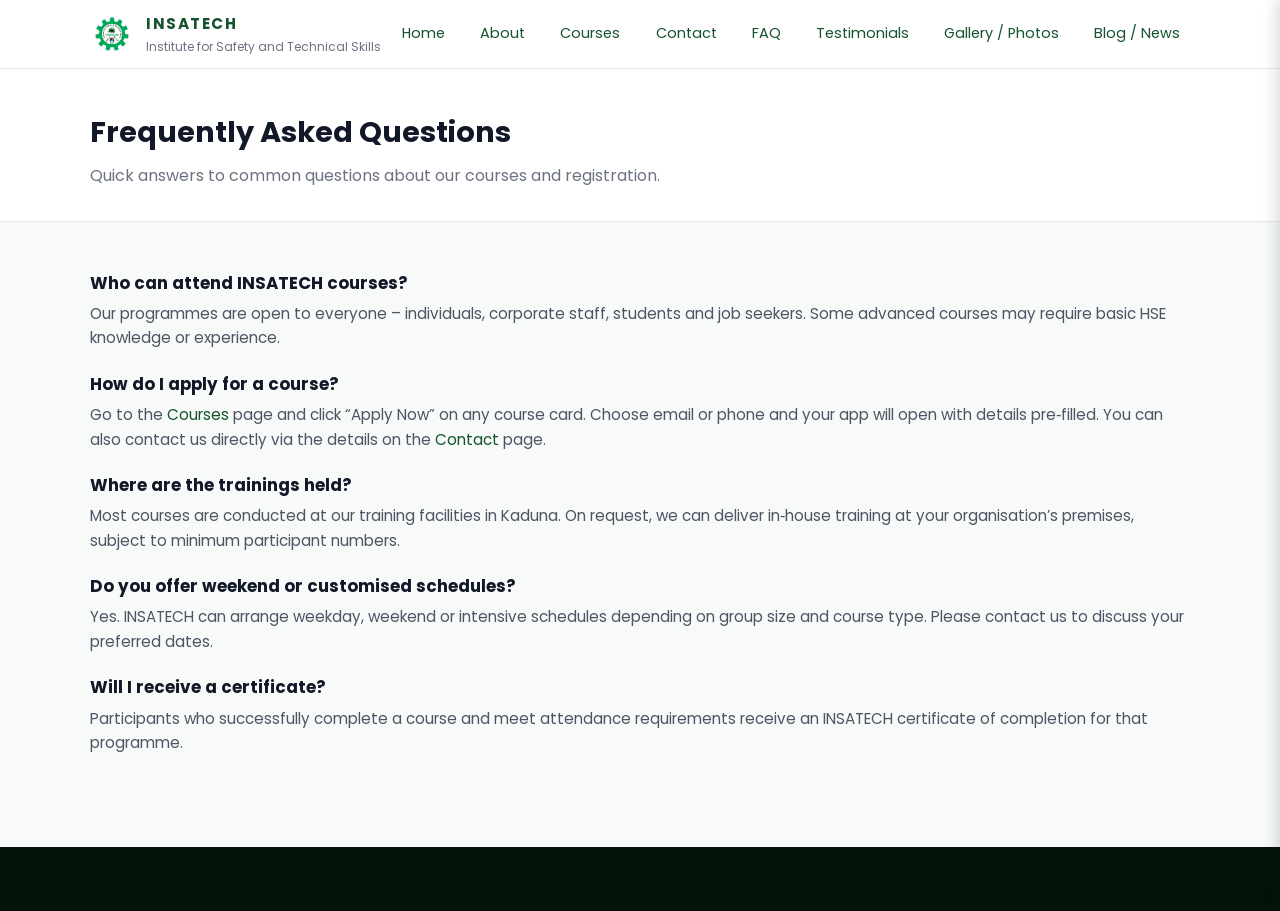
<file: faq.html>
<!DOCTYPE html>
<html lang="en">
<head>
  <meta charset="UTF-8">
  <meta name="viewport" content="width=device-width, initial-scale=1.0">
  <title>FAQ – INSATECH</title>
  <meta name="description" content="Frequently asked questions about INSATECH safety and technical training.">
  <link rel="preconnect" href="https://fonts.googleapis.com">
  <link rel="preconnect" href="https://fonts.gstatic.com" crossorigin>
  <link href="https://fonts.googleapis.com/css2?family=Poppins:wght@300;400;500;600;700&display=swap" rel="stylesheet">
  <link rel="stylesheet" href="styles.css">
  <script src="script.js" defer></script>
</head>
<body>
  <!-- Header + mobile nav (same as others) -->
  <header class="site-header">
    <div class="container header-inner">
      <a href="index.html" class="brand">
        <img src="logo.jpg" alt="INSATECH logo">
        <div class="brand-text">
          <span class="brand-name">INSATECH</span>
          <span class="brand-tagline">Institute for Safety and Technical Skills</span>
        </div>
      </a>
      <nav class="main-nav">
        <a href="index.html">Home</a>
        <a href="about.html">About</a>
        <a href="courses.html">Courses</a>
        <a href="contact.html">Contact</a>
        <a href="faq.html">FAQ</a>
        <a href="testimonials.html">Testimonials</a>
        <a href="gallery.html">Gallery / Photos</a>
        <a href="blog.html">Blog / News</a>
      </nav>
      <button class="menu-toggle" aria-label="Open navigation">
        <span></span><span></span><span></span>
      </button>
    </div>
  </header>

  <aside class="mobile-nav" aria-hidden="true">
    <button class="close-mobile-nav" aria-label="Close navigation">&times;</button>
    <nav>
      <a href="index.html">Home</a>
      <a href="about.html">About</a>
      <a href="courses.html">Courses</a>
      <a href="contact.html">Contact</a>
      <a href="faq.html">FAQ</a>
      <a href="testimonials.html">Testimonials</a>
      <a href="gallery.html">Gallery / Photos</a>
      <a href="blog.html">Blog / News</a>
    </nav>
  </aside>
  <div class="backdrop"></div>

  <main>
    <section class="page-hero">
      <div class="container">
        <h1>Frequently Asked Questions</h1>
        <p>Quick answers to common questions about our courses and registration.</p>
      </div>
    </section>

    <section class="section">
      <div class="container faq-list">
        <article class="faq-item">
          <h2>Who can attend INSATECH courses?</h2>
          <p>
            Our programmes are open to everyone – individuals, corporate staff, students and job seekers.
            Some advanced courses may require basic HSE knowledge or experience.
          </p>
        </article>
        <article class="faq-item">
          <h2>How do I apply for a course?</h2>
          <p>
            Go to the <a href="courses.html">Courses</a> page and click “Apply Now” on any course card.
            Choose email or phone and your app will open with details pre‑filled. You can also contact us
            directly via the details on the <a href="contact.html">Contact</a> page.
          </p>
        </article>
        <article class="faq-item">
          <h2>Where are the trainings held?</h2>
          <p>
            Most courses are conducted at our training facilities in Kaduna. On request, we can deliver
            in‑house training at your organisation’s premises, subject to minimum participant numbers.
          </p>
        </article>
        <article class="faq-item">
          <h2>Do you offer weekend or customised schedules?</h2>
          <p>
            Yes. INSATECH can arrange weekday, weekend or intensive schedules depending on group size and
            course type. Please contact us to discuss your preferred dates.
          </p>
        </article>
        <article class="faq-item">
          <h2>Will I receive a certificate?</h2>
          <p>
            Participants who successfully complete a course and meet attendance requirements receive an
            INSATECH certificate of completion for that programme.
          </p>
        </article>
      </div>
    </section>
  </main>

  <!-- Footer (same as index.html) -->
  <footer id="contact" class="site-footer">
    <!-- ... copy same footer block as index.html ... -->
  </footer>
</body>
</html>
</file>
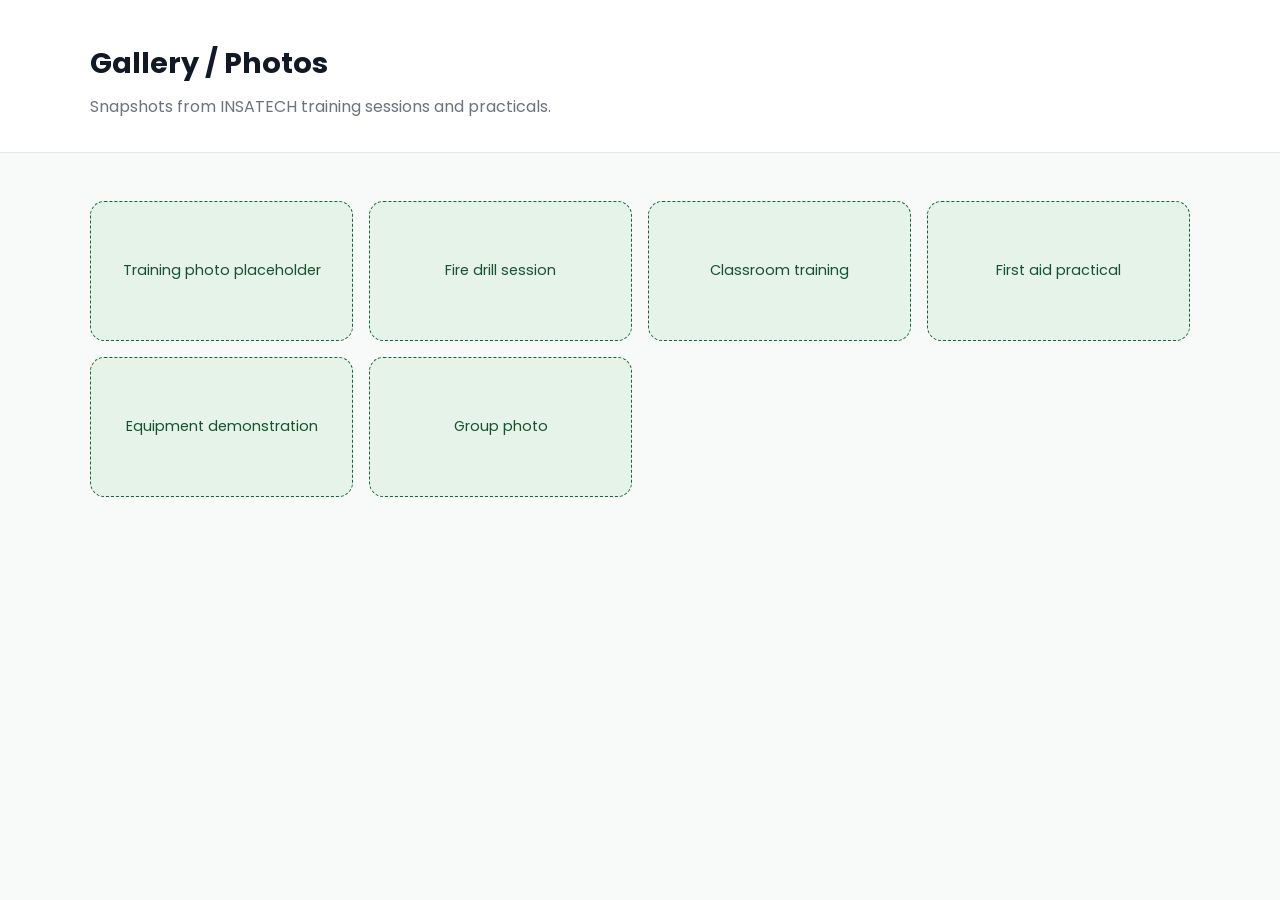
<file: gallery.html>
<!DOCTYPE html>
<html lang="en">
<head>
  <meta charset="UTF-8">
  <meta name="viewport" content="width=device-width, initial-scale=1.0">
  <title>Gallery – INSATECH</title>
  <meta name="description" content="Photo gallery from INSATECH safety and technical training sessions.">
  <link rel="preconnect" href="https://fonts.googleapis.com">
  <link rel="preconnect" href="https://fonts.gstatic.com" crossorigin>
  <link href="https://fonts.googleapis.com/css2?family=Poppins:wght@300;400;500;600;700&display=swap" rel="stylesheet">
  <link rel="stylesheet" href="styles.css">
  <script src="script.js" defer></script>
</head>
<body>
  <!-- Header + mobile nav -->

  <main>
    <section class="page-hero">
      <div class="container">
        <h1>Gallery / Photos</h1>
        <p>Snapshots from INSATECH training sessions and practicals.</p>
      </div>
    </section>

    <section class="section">
      <div class="container gallery-grid">
        <!-- Replace these placeholders with real images later -->
        <div class="gallery-item">Training photo placeholder</div>
        <div class="gallery-item">Fire drill session</div>
        <div class="gallery-item">Classroom training</div>
        <div class="gallery-item">First aid practical</div>
        <div class="gallery-item">Equipment demonstration</div>
        <div class="gallery-item">Group photo</div>
      </div>
    </section>
  </main>

  <!-- Footer -->
</body>
</html>
</file>
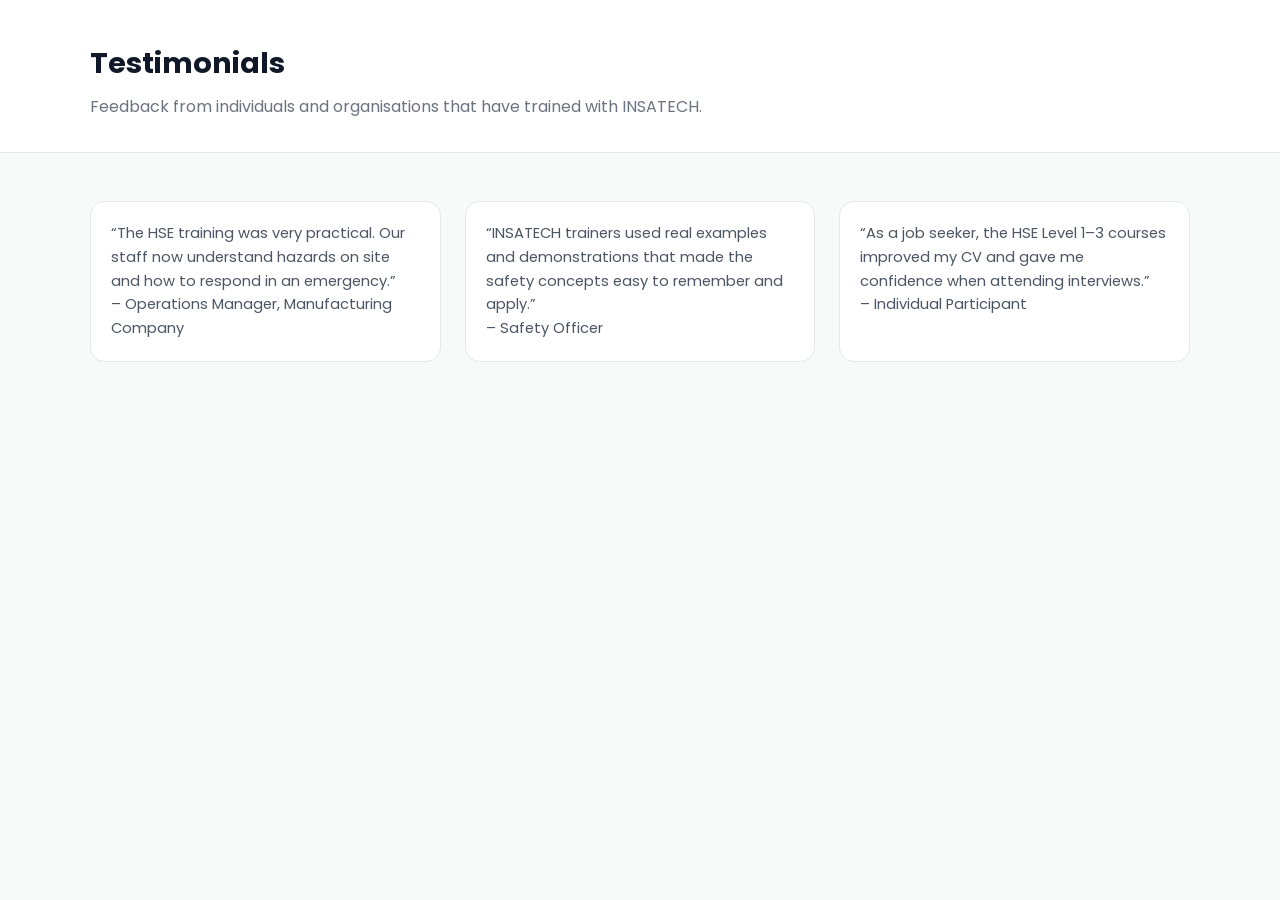
<file: testimonials.html>
<!DOCTYPE html>
<html lang="en">
<head>
  <meta charset="UTF-8">
  <meta name="viewport" content="width=device-width, initial-scale=1.0">
  <title>Testimonials – INSATECH</title>
  <meta name="description" content="What participants and organisations say about training with INSATECH.">
  <link rel="preconnect" href="https://fonts.googleapis.com">
  <link rel="preconnect" href="https://fonts.gstatic.com" crossorigin>
  <link href="https://fonts.googleapis.com/css2?family=Poppins:wght@300;400;500;600;700&display=swap" rel="stylesheet">
  <link rel="stylesheet" href="styles.css">
  <script src="script.js" defer></script>
</head>
<body>
  <!-- Header + mobile nav (same as others) -->

  <!-- ...header & mobile-nav copied from other pages... -->

  <main>
    <section class="page-hero">
      <div class="container">
        <h1>Testimonials</h1>
        <p>Feedback from individuals and organisations that have trained with INSATECH.</p>
      </div>
    </section>

    <section class="section">
      <div class="container feature-grid">
        <article class="feature-card">
          <p>
            “The HSE training was very practical. Our staff now understand hazards on site and how
            to respond in an emergency.”
          </p>
          <p class="testimonial-meta">– Operations Manager, Manufacturing Company</p>
        </article>
        <article class="feature-card">
          <p>
            “INSATECH trainers used real examples and demonstrations that made the safety concepts
            easy to remember and apply.”
          </p>
          <p class="testimonial-meta">– Safety Officer</p>
        </article>
        <article class="feature-card">
          <p>
            “As a job seeker, the HSE Level 1–3 courses improved my CV and gave me confidence
            when attending interviews.”
          </p>
          <p class="testimonial-meta">– Individual Participant</p>
        </article>
      </div>
    </section>
  </main>

  <!-- Footer -->
  <!-- ...same footer as index.html... -->
</body>
</html>
</file>
<file: styles.css>
:root {
  --green-dark: #14532d;
  --green-main: #166534;
  --green-light: #E8F5E9;
  --text-main: #111827;
  --text-muted: #6B7280;
  --bg-light: #F8FAF9;
  --border-subtle: #E5E7EB;
}

/* Reset & base */

*,
*::before,
*::after {
  box-sizing: border-box;
}

body {
  margin: 0;
  font-family: "Poppins", system-ui, -apple-system, BlinkMacSystemFont, "Segoe UI", sans-serif;
  color: var(--text-main);
  background-color: var(--bg-light);
  line-height: 1.6;
}

body.no-scroll {
  overflow: hidden;
}

img {
  max-width: 100%;
  display: block;
}

a {
  color: var(--green-dark);
  text-decoration: none;
}

a:hover {
  text-decoration: underline;
}

.container {
  width: min(1100px, 100% - 2.5rem);
  margin: 0 auto;
}

/* Header & navigation */

.site-header {
  position: sticky;
  top: 0;
  z-index: 1000;
  background-color: rgba(255, 255, 255, 0.98);
  border-bottom: 1px solid var(--border-subtle);
  backdrop-filter: blur(12px);
}

.header-inner {
  display: flex;
  align-items: center;
  justify-content: space-between;
  padding: 0.75rem 0;
}

.brand {
  display: flex;
  align-items: center;
  gap: 0.75rem;
}

.brand img {
  height: 44px;
  width: auto;
  object-fit: contain;
}

.brand-text {
  display: flex;
  flex-direction: column;
}

.brand-name {
  font-weight: 700;
  letter-spacing: 0.1em;
  font-size: 0.95rem;
  text-transform: uppercase;
  color: var(--green-dark);
}

.brand-tagline {
  font-size: 0.75rem;
  color: var(--text-muted);
}

.main-nav {
  display: flex;
  align-items: center;
  gap: 1rem;
  font-size: 0.9rem;
}

.main-nav a {
  padding: 0.25rem 0.6rem;
  border-radius: 999px;
}

.main-nav a:hover,
.main-nav a:focus-visible {
  background-color: rgba(22, 101, 52, 0.08);
  text-decoration: none;
}

.menu-toggle {
  display: none;
  border: none;
  background: none;
  padding: 0.25rem;
  cursor: pointer;
}

.menu-toggle span {
  display: block;
  width: 22px;
  height: 2px;
  border-radius: 999px;
  background-color: #111827;
}

.menu-toggle span + span {
  margin-top: 4px;
}

/* Mobile nav */

.mobile-nav {
  position: fixed;
  inset: 0 0 0 auto;
  width: min(260px, 80%);
  background-color: #ffffff;
  box-shadow: -2px 0 15px rgba(15, 23, 42, 0.18);
  transform: translateX(100%);
  transition: transform 0.25s ease-out;
  z-index: 1100;
  padding: 1rem 1.25rem 2rem;
  display: flex;
  flex-direction: column;
  gap: 1rem;
}

.mobile-nav.open {
  transform: translateX(0);
}

.close-mobile-nav {
  align-self: flex-end;
  border: none;
  background: none;
  font-size: 1.5rem;
  cursor: pointer;
}

.mobile-nav nav {
  display: flex;
  flex-direction: column;
  gap: 0.5rem;
  margin-top: 0.5rem;
}

.mobile-nav a {
  padding: 0.6rem 0;
  border-bottom: 1px solid var(--border-subtle);
}

.backdrop {
  position: fixed;
  inset: 0;
  background-color: rgba(15, 23, 42, 0.4);
  opacity: 0;
  visibility: hidden;
  transition: opacity 0.2s ease-out, visibility 0.2s ease-out;
  z-index: 1000;
}

.backdrop.visible {
  opacity: 1;
  visibility: visible;
}

/* Hero (home) */

.hero {
  padding: 4rem 0 3rem;
  background: linear-gradient(
      135deg,
      rgba(22, 101, 52, 0.06),
      rgba(255, 255, 255, 0)
    ),
    var(--bg-light);
}

.hero-grid {
  display: grid;
  grid-template-columns: minmax(0, 2fr) minmax(0, 1.7fr);
  gap: 2.5rem;
  align-items: center;
}

.eyebrow {
  text-transform: uppercase;
  letter-spacing: 0.12em;
  font-size: 0.7rem;
  color: var(--text-muted);
  margin: 0 0 0.75rem;
}

.hero h1 {
  margin: 0 0 0.75rem;
  font-size: clamp(2.1rem, 3vw, 2.7rem);
  letter-spacing: -0.03em;
  color: #052e16;
}

.hero p {
  margin: 0 0 1rem;
  color: #4b5563;
}

.hero-actions {
  display: flex;
  flex-wrap: wrap;
  gap: 0.75rem;
  margin-top: 1.25rem;
}

.hero-note {
  font-size: 0.85rem;
  color: var(--text-muted);
  margin-top: 0.75rem;
}

.hero-panel {
  display: flex;
  flex-direction: column;
  gap: 1rem;
}

.hero-card {
  background-color: #ffffff;
  border-radius: 1rem;
  padding: 1.5rem 1.4rem;
  border: 1px solid var(--border-subtle);
  box-shadow: 0 14px 40px rgba(15, 23, 42, 0.12);
}

.hero-card h2 {
  margin: 0 0 0.6rem;
  font-size: 1.25rem;
}

.hero-card ul {
  margin: 0.25rem 0 0;
  padding-left: 1.1rem;
  font-size: 0.9rem;
  color: #4b5563;
}

.hero-stat-row {
  display: flex;
  flex-wrap: wrap;
  gap: 0.75rem;
}

.hero-stat {
  flex: 1 1 120px;
  background-color: #ffffff;
  border-radius: 0.9rem;
  padding: 0.8rem 0.9rem;
  border: 1px solid var(--border-subtle);
}

.hero-stat-number {
  display: block;
  font-weight: 600;
  font-size: 1.1rem;
  color: var(--green-dark);
}

.hero-stat-label {
  display: block;
  font-size: 0.8rem;
  color: var(--text-muted);
}

/* Sections */

.section {
  padding: 3rem 0 2.75rem;
}

.section-alt {
  background-color: #ffffff;
}

.section-header {
  margin-bottom: 1.75rem;
}

.section-header h2 {
  margin: 0 0 0.3rem;
  font-size: 1.6rem;
}

.section-header p {
  margin: 0;
  color: var(--text-muted);
  max-width: 640px;
}

/* Feature / info cards */

.feature-grid {
  display: grid;
  grid-template-columns: repeat(auto-fit, minmax(230px, 1fr));
  gap: 1.5rem;
}

.feature-card {
  background-color: #ffffff;
  border-radius: 0.9rem;
  padding: 1.3rem 1.25rem;
  border: 1px solid var(--border-subtle);
}

.feature-card h3 {
  margin: 0 0 0.5rem;
  font-size: 1.1rem;
}

.feature-card p {
  margin: 0;
  font-size: 0.92rem;
  color: #4b5563;
}

.info-card {
  background-color: #ffffff;
  border-radius: 0.9rem;
  padding: 1.5rem 1.4rem;
  border: 1px solid var(--border-subtle);
  box-shadow: 0 8px 24px rgba(15, 23, 42, 0.05);
}

/* Tags */

.tag-row {
  display: flex;
  flex-wrap: wrap;
  gap: 0.6rem;
}

.tag {
  padding: 0.25rem 0.75rem;
  border-radius: 999px;
  background-color: var(--green-light);
  color: var(--green-dark);
  font-size: 0.85rem;
}

/* Layout helpers */

.two-col {
  display: grid;
  grid-template-columns: minmax(0, 2fr) minmax(0, 1.7fr);
  gap: 2rem;
  align-items: flex-start;
}

/* Check list */

.check-list {
  list-style: none;
  padding: 0;
  margin: 0.75rem 0 0;
}

.check-list li {
  position: relative;
  padding-left: 1.3rem;
  margin-bottom: 0.5rem;
  font-size: 0.92rem;
}

.check-list li::before {
  content: "✔";
  position: absolute;
  left: 0;
  top: 0.05rem;
  font-size: 0.8rem;
  color: #16a34a;
}

/* Page hero (inner pages) */

.page-hero {
  background-color: #ffffff;
  border-bottom: 1px solid var(--border-subtle);
  padding: 2.5rem 0 2rem;
}

.page-hero h1 {
  margin: 0 0 0.5rem;
  font-size: 1.8rem;
}

.page-hero p {
  margin: 0;
  max-width: 640px;
  color: var(--text-muted);
}

/* Buttons */

.btn {
  display: inline-flex;
  align-items: center;
  justify-content: center;
  padding: 0.6rem 1.2rem;
  border-radius: 999px;
  border: 1px solid transparent;
  font-size: 0.9rem;
  font-weight: 500;
  cursor: pointer;
  transition:
    background-color 0.18s ease-out,
    color 0.18s ease-out,
    box-shadow 0.18s ease-out,
    border-color 0.18s ease-out,
    transform 0.08s ease-out;
}

.btn-primary {
  background-color: var(--green-dark);
  color: #ffffff;
  box-shadow: 0 10px 24px rgba(22, 101, 52, 0.35);
}

.btn-primary:hover {
  background-color: var(--green-main);
  transform: translateY(-1px);
  box-shadow: 0 14px 30px rgba(22, 101, 52, 0.4);
}

.btn-outline {
  background-color: transparent;
  color: var(--green-dark);
  border-color: rgba(20, 83, 45, 0.6);
}

.btn-outline:hover {
  background-color: var(--green-light);
}

.btn-small {
  padding: 0.4rem 0.9rem;
  font-size: 0.85rem;
}

/* Courses */

.courses-grid {
  display: grid;
  grid-template-columns: repeat(auto-fit, minmax(260px, 1fr));
  gap: 1.75rem;
}

.course-card {
  background-color: #ffffff;
  border-radius: 0.9rem;
  padding: 1.5rem 1.4rem;
  border: 1px solid var(--border-subtle);
  box-shadow: 0 10px 30px rgba(15, 23, 42, 0.08);
  display: flex;
  flex-direction: column;
  gap: 0.75rem;
}

.course-card h3 {
  margin: 0;
  font-size: 1.1rem;
}

.course-card p {
  margin: 0;
  font-size: 0.92rem;
  color: #4b5563;
}

.course-meta {
  display: flex;
  flex-wrap: wrap;
  gap: 0.5rem;
  font-size: 0.8rem;
  margin-top: 0.25rem;
}

.pill {
  background-color: #f3f4f6;
  border-radius: 999px;
  padding: 0.15rem 0.6rem;
  color: #4b5563;
}

.course-card .btn {
  margin-top: 1rem;
  align-self: flex-start;
}

/* FAQ */

.faq-list {
  display: flex;
  flex-direction: column;
  gap: 1.25rem;
}

.faq-item h2 {
  margin: 0 0 0.35rem;
  font-size: 1.05rem;
}

.faq-item p {
  margin: 0;
  font-size: 0.95rem;
  color: #4b5563;
}

/* Testimonials */

.testimonial-meta {
  margin-top: 0.75rem;
  font-size: 0.85rem;
  color: var(--text-muted);
}

/* Gallery */

.gallery-grid {
  display: grid;
  grid-template-columns: repeat(auto-fit, minmax(220px, 1fr));
  gap: 1rem;
}

.gallery-item {
  min-height: 140px;
  border-radius: 0.9rem;
  background-color: #e5f3e8;
  border: 1px dashed var(--green-main);
  display: flex;
  align-items: center;
  justify-content: center;
  font-size: 0.9rem;
  color: var(--green-dark);
  text-align: center;
  padding: 1rem;
}

/* Blog */

.blog-list {
  display: flex;
  flex-direction: column;
  gap: 1.5rem;
}

.blog-card {
  background-color: #ffffff;
  border-radius: 0.9rem;
  padding: 1.5rem 1.4rem;
  border: 1px solid var(--border-subtle);
}

.blog-card h2 {
  margin: 0 0 0.4rem;
  font-size: 1.15rem;
}

.blog-meta {
  margin: 0 0 0.6rem;
  font-size: 0.85rem;
  color: var(--text-muted);
}

.blog-card p {
  margin: 0;
  font-size: 0.93rem;
  color: #4b5563;
}

/* Modal (Apply Now) */

.modal {
  position: fixed;
  inset: 0;
  background-color: rgba(15, 23, 42, 0.45);
  display: flex;
  align-items: center;
  justify-content: center;
  opacity: 0;
  visibility: hidden;
  transition: opacity 0.2s ease-out, visibility 0.2s ease-out;
  z-index: 1200;
  padding: 1rem;
}

.modal.open {
  opacity: 1;
  visibility: visible;
}

.modal-content {
  max-width: 400px;
  width: 100%;
  background-color: #ffffff;
  border-radius: 0.75rem;
  padding: 1.75rem 1.5rem 1.5rem;
  position: relative;
  box-shadow: 0 10px 40px rgba(15, 23, 42, 0.28);
}

.modal-close {
  position: absolute;
  top: 0.75rem;
  right: 0.75rem;
  border: none;
  background: none;
  font-size: 1.25rem;
  cursor: pointer;
}

.modal h2 {
  margin: 0 0 0.6rem;
  font-size: 1.25rem;
}

.modal p {
  margin: 0;
  font-size: 0.95rem;
  color: #4b5563;
}

.modal-actions {
  display: flex;
  flex-wrap: wrap;
  gap: 0.75rem;
  margin-top: 1.25rem;
}

/* Footer */

.site-footer {
  background-color: #04130a;
  color: #e5e7eb;
  margin-top: 3rem;
  padding: 2.5rem 0 1.5rem;
}

.footer-grid {
  display: grid;
  grid-template-columns: repeat(auto-fit, minmax(220px, 1fr));
  gap: 2rem;
}

.site-footer h3 {
  margin: 0 0 0.5rem;
  font-size: 1rem;
  color: #ecfdf3;
}

.site-footer p {
  margin: 0;
  font-size: 0.9rem;
  color: #d1d5db;
}

.site-footer a {
  color: inherit;
}

.footer-social {
  display: flex;
  flex-wrap: wrap;
  gap: 0.75rem 1.25rem;
  align-items: center;
}

.social-link {
  display: inline-flex;
  align-items: center;
  gap: 0.35rem;
  font-size: 0.9rem;
  font-weight: 500;
}

.social-facebook {
  color: #dbeafe;
}

.social-instagram {
  color: #f9a8d4;
}

.social-tiktok {
  color: #f97373;
}

.social-review {
  color: #facc15;
}

.star-icon {
  font-size: 1.1rem;
}

.footer-map {
  margin-top: 1.75rem;
}

.footer-map iframe {
  width: 100%;
  height: 260px;
  border: 0;
  border-radius: 0.75rem;
}

.footer-copy {
  text-align: center;
  margin-top: 1.25rem;
  font-size: 0.8rem;
  color: #9ca3af;
}

/* Responsive */

@media (max-width: 900px) {
  .hero-grid,
  .two-col {
    grid-template-columns: 1fr;
  }
}

@media (max-width: 768px) {
  .main-nav {
    display: none;
  }

  .menu-toggle {
    display: block;
  }

  .hero {
    padding: 3rem 0 2.25rem;
  }

  .brand-tagline {
    display: none;
  }

  .section {
    padding: 2.25rem 0 2rem;
  }
}

@media (max-width: 480px) {
  .hero h1 {
    font-size: 1.9rem;
  }
}
</file>
